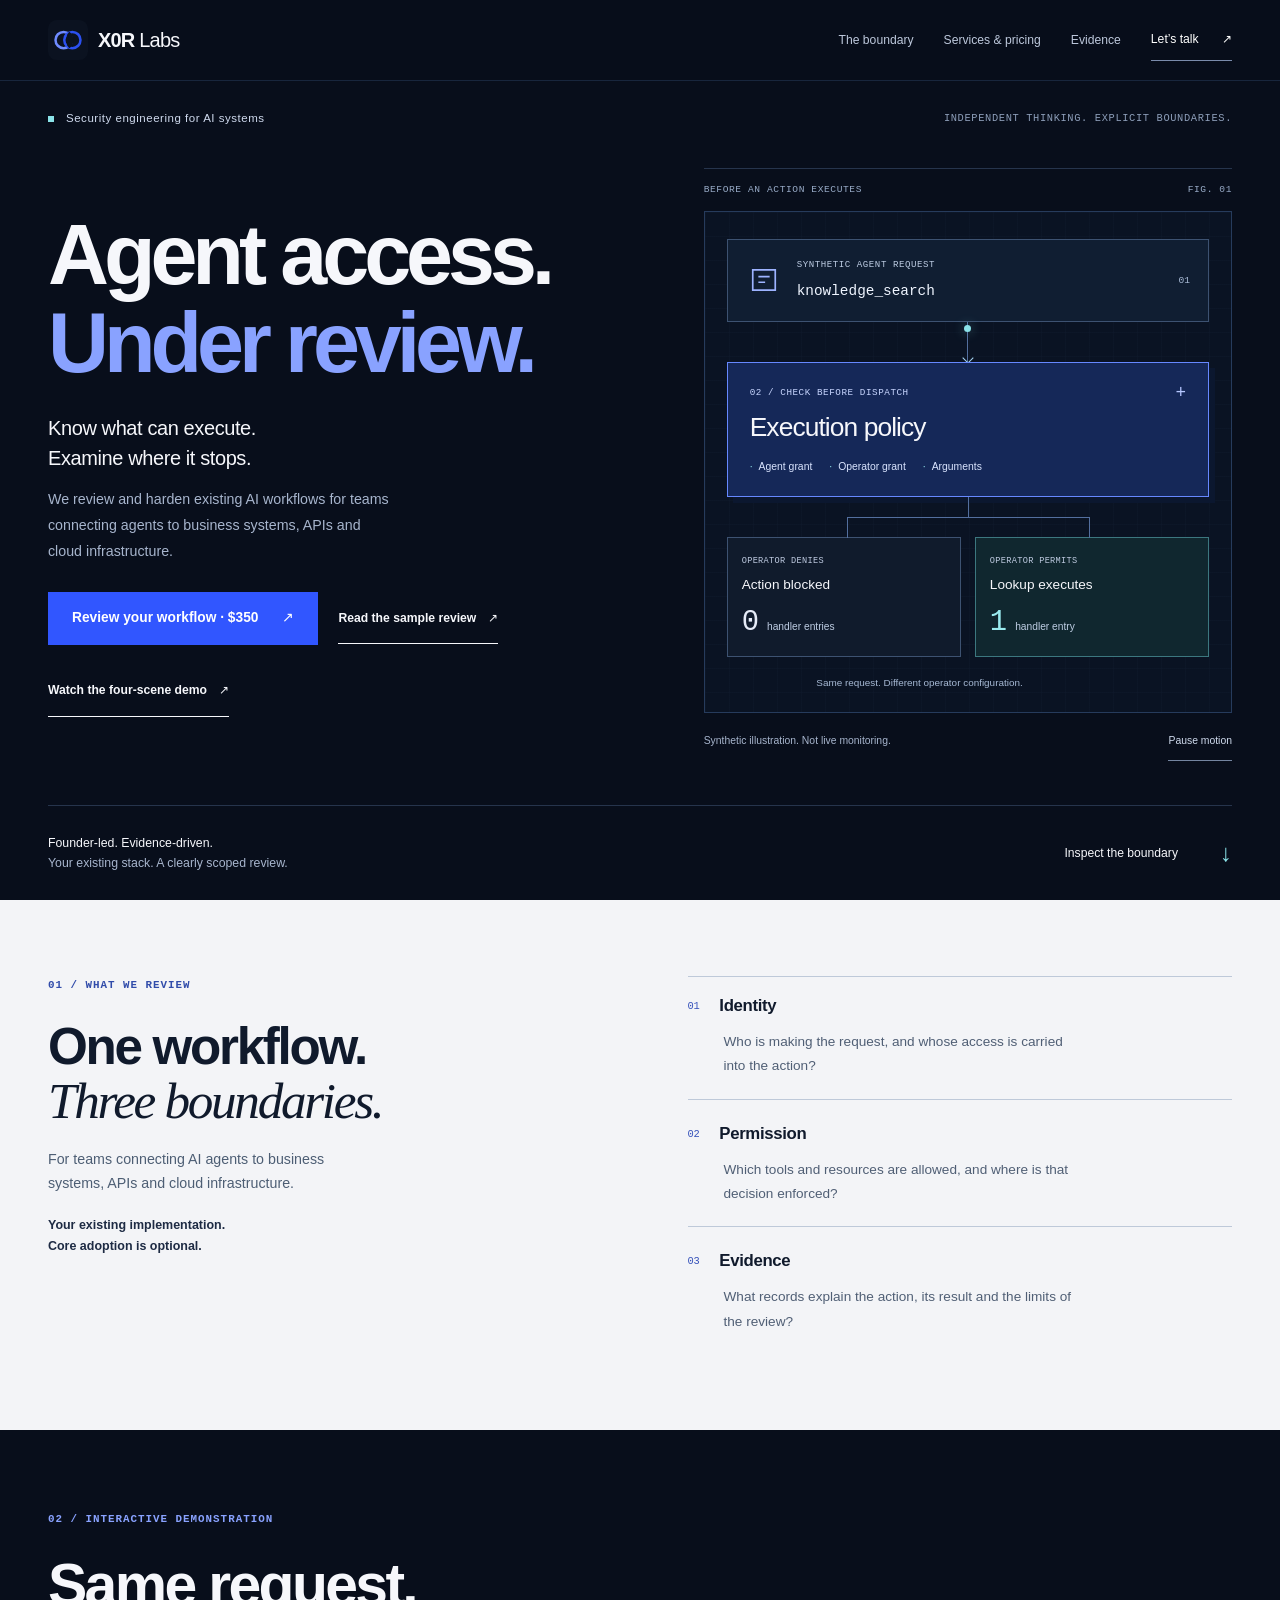
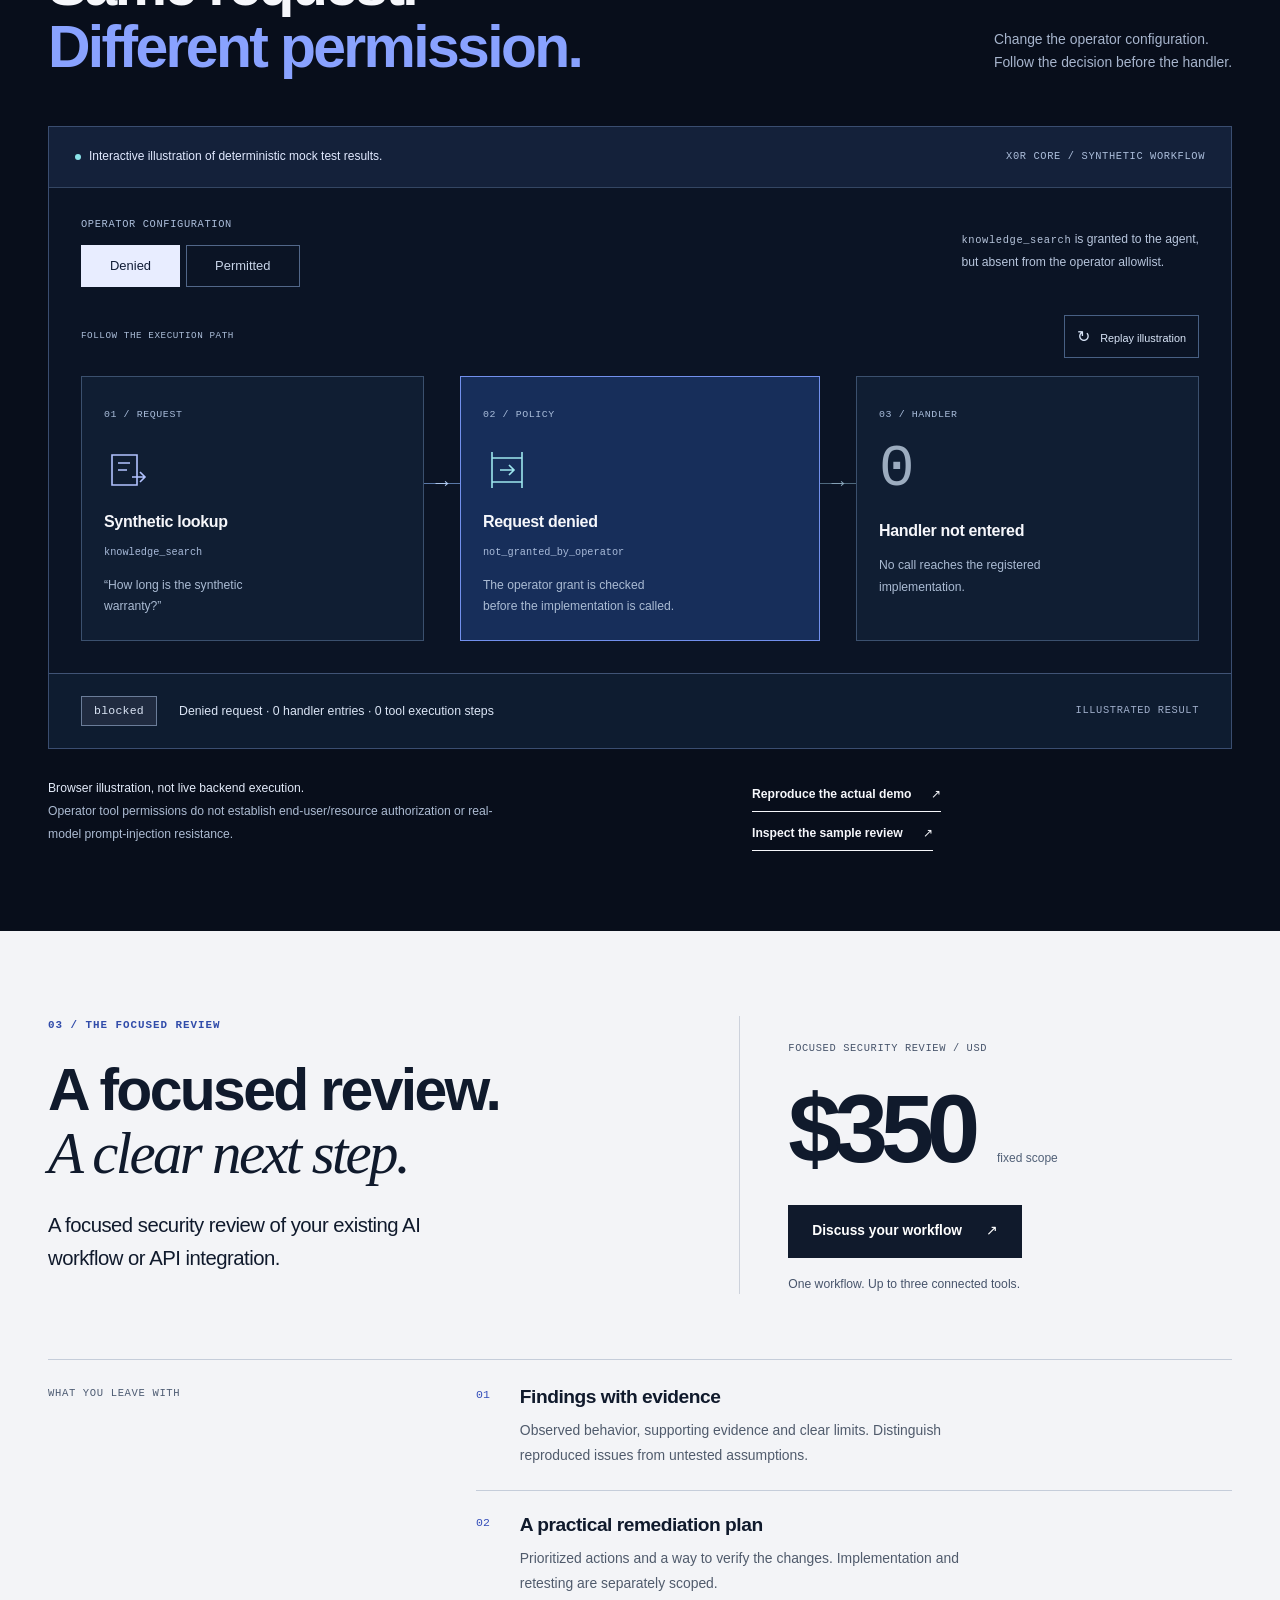
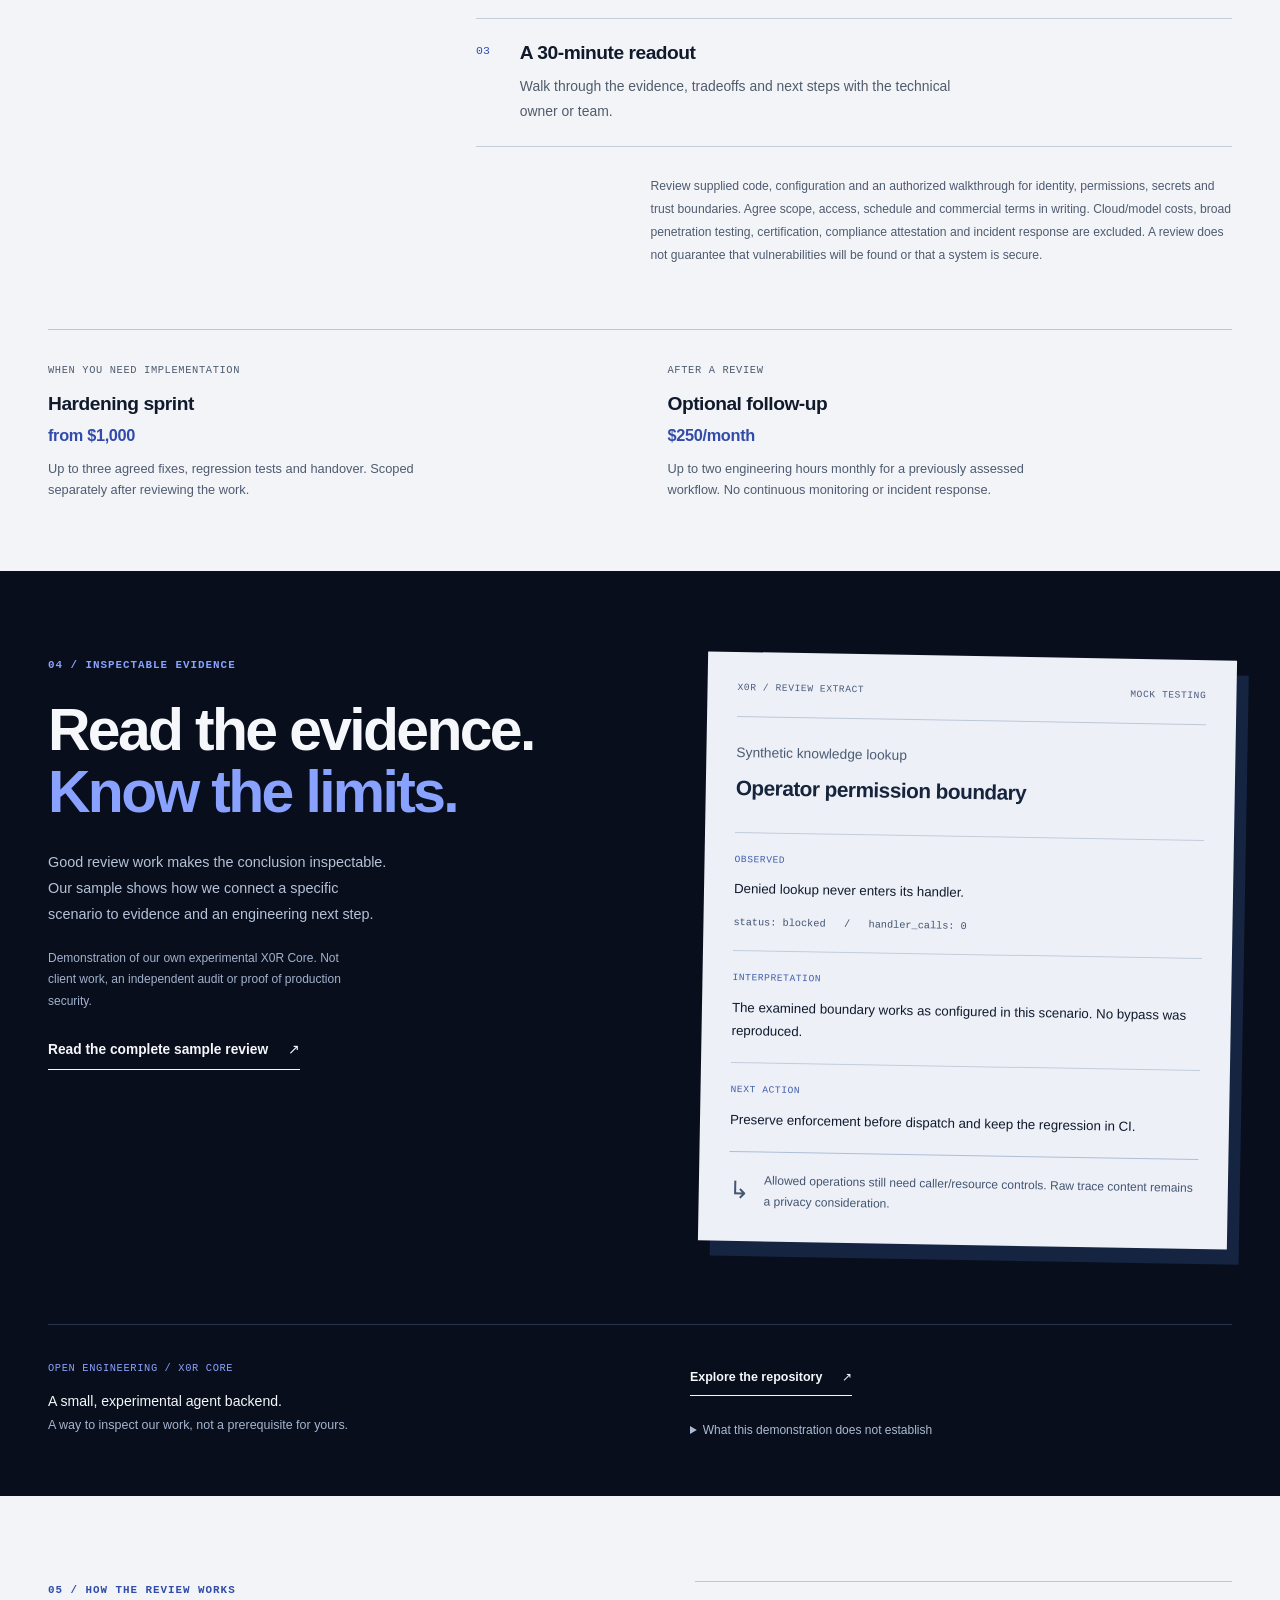
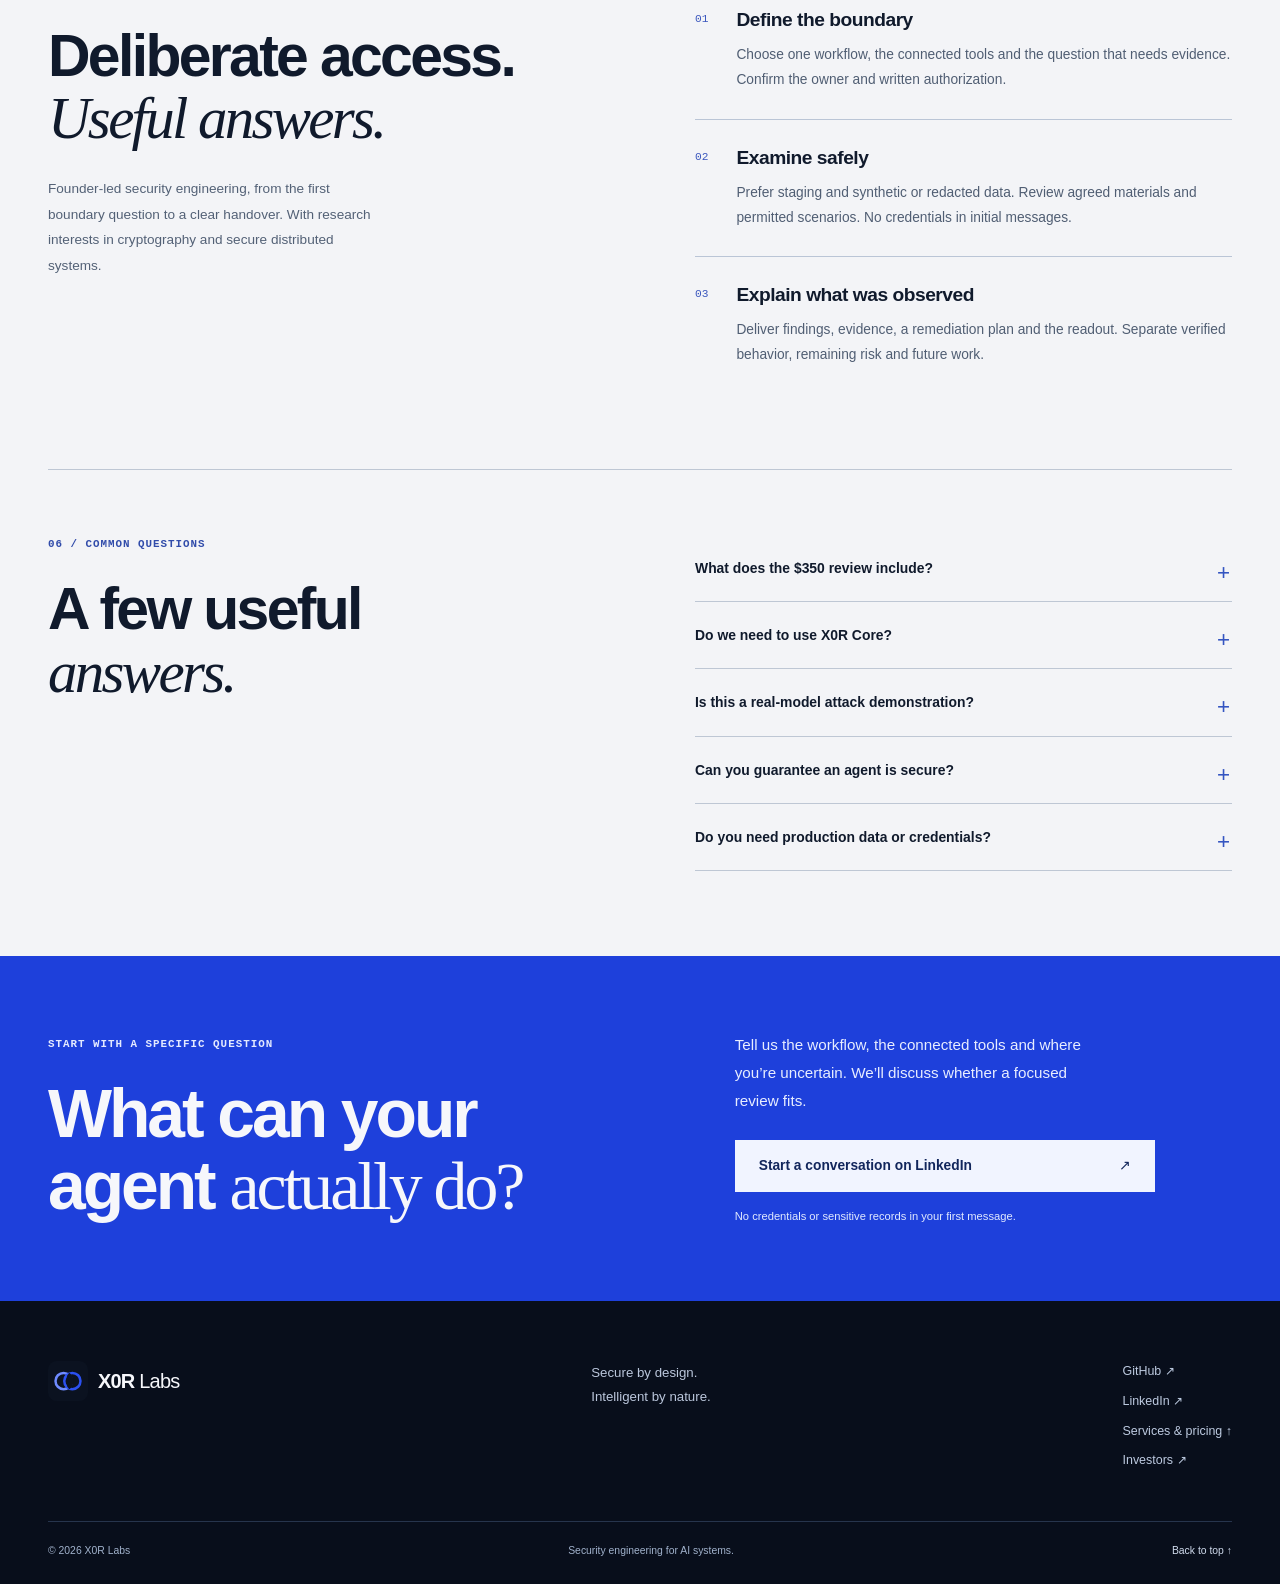
<file: index.html>
<!doctype html>
<html lang="en">
  <head>
    <meta charset="utf-8" />
    <meta name="viewport" content="width=device-width, initial-scale=1" />
    <title>X0R Labs — Security engineering for AI systems</title>
    <meta
      name="description"
      content="Founder-led security engineering for AI agents, APIs and cloud deployments. Review one existing workflow from $350, with evidence and a practical remediation plan."
    />
    <meta name="theme-color" content="#080e1b" />
    <link rel="canonical" href="https://x0r-labs.github.io/site/" />
    <link rel="icon" href="favicon.svg" type="image/svg+xml" />
    <link rel="stylesheet" href="styles.css" />
    <script src="site.js" defer></script>
    <meta property="og:type" content="website" />
    <meta
      property="og:title"
      content="X0R Labs — Security engineering for AI systems"
    />
    <meta
      property="og:description"
      content="Agents act. Boundaries matter. Focused security reviews of existing AI workflows from $350, with inspectable demonstration evidence."
    />
    <meta property="og:url" content="https://x0r-labs.github.io/site/" />
    <meta
      property="og:image"
      content="https://x0r-labs.github.io/site/social-preview.png"
    />
    <meta property="og:image:width" content="1200" />
    <meta property="og:image:height" content="630" />
    <meta
      property="og:image:alt"
      content="X0R Labs — Security engineering for AI systems. Secure by design. Intelligent by nature."
    />
    <meta name="twitter:card" content="summary_large_image" />
    <script type="application/ld+json">
      {
        "@context": "https://schema.org",
        "@type": "Organization",
        "name": "X0R Labs",
        "url": "https://x0r-labs.github.io/site/",
        "logo": "https://x0r-labs.github.io/site/favicon.svg",
        "description": "Founder-led security engineering for AI systems, APIs and cloud deployments.",
        "sameAs": [
          "https://github.com/X0R-labs",
          "https://www.linkedin.com/company/x0r-labs/"
        ]
      }
    </script>
  </head>
  <body>
    <a class="skip-link" href="#main">Skip to content</a>
    <header class="site-header">
      <div class="container header-inner">
        <a class="brand" href="#top" aria-label="X0R Labs home"
          ><img src="favicon.svg" alt="" width="40" height="40" /><span
            >X0R<span class="brand-light"> Labs</span></span
          ></a
        >
        <button
          class="nav__toggle"
          type="button"
          aria-label="Toggle menu"
          aria-controls="nav"
          aria-expanded="false"
          hidden
        >
          <span aria-hidden="true">☰</span>
        </button>
        <nav id="nav" class="nav" aria-label="Main">
          <a href="#demo">The boundary</a
          ><a href="#services">Services &amp; pricing</a
          ><a href="#evidence">Evidence</a
          ><a class="nav-contact" href="#contact"
            >Let’s talk <span aria-hidden="true">↗</span></a
          >
        </nav>
      </div>
    </header>
    <main id="main" tabindex="-1">
      <section class="hero" id="top" aria-labelledby="hero-heading">
        <div class="container">
          <div class="hero-kicker">
            <span class="eyebrow">Security engineering for AI systems</span
            ><span class="mono hero-index"
              >INDEPENDENT THINKING. EXPLICIT BOUNDARIES.</span
            >
          </div>
          <div class="hero-grid">
            <div class="hero-copy">
              <h1 id="hero-heading">
                Agent access.<br /><span>Under review.</span>
              </h1>
              <p class="hero-lead">
                Know what can execute.<br />Examine where it stops.
              </p>
              <p class="hero-support">
                We review and harden existing AI workflows for teams connecting
                agents to business systems, APIs and cloud infrastructure.
              </p>
              <div class="hero-actions">
                <a class="btn btn-primary" href="#services"
                  >Review your workflow · $350
                  <span aria-hidden="true">↗</span></a
                ><a
                  class="text-link"
                  href="https://github.com/X0R-labs/core/blob/8538e2dbb331ce0844837f81959eb3917ec60710/docs/SAMPLE-SECURITY-REVIEW.md"
                  >Read the sample review <span aria-hidden="true">↗</span></a
                ><a class="text-link" href="micro-demo.html">Watch the four-scene demo <span aria-hidden="true">↗</span></a
                >
              </div>
            </div>
            <figure
              class="gate-figure system-map motion"
              aria-labelledby="gate-caption"
            >
              <div class="figure-top mono">
                <span>BEFORE AN ACTION EXECUTES</span><span>FIG. 01</span>
              </div>
              <div class="map-canvas">
                <div class="map-request">
                  <span class="map-icon" aria-hidden="true"
                    ><svg viewBox="0 0 32 32">
                      <path d="M6 7h20v18H6zM11 13h10M11 18h6" /></svg
                  ></span>
                  <div>
                    <span class="small-label">SYNTHETIC AGENT REQUEST</span
                    ><code>knowledge_search</code>
                  </div>
                  <span class="map-step" aria-hidden="true">01</span>
                </div>
                <div class="map-connection" aria-hidden="true">
                  <span class="request-packet"></span>
                </div>
                <div class="map-policy">
                  <div class="map-policy-top">
                    <span class="small-label">02 / CHECK BEFORE DISPATCH</span
                    ><span class="map-cross" aria-hidden="true">+</span>
                  </div>
                  <h3>Execution policy</h3>
                  <ul aria-label="Policy checks">
                    <li>Agent grant</li>
                    <li>Operator grant</li>
                    <li>Arguments</li>
                  </ul>
                </div>
                <div class="map-branches">
                  <div class="map-outcome map-denied">
                    <span class="small-label">OPERATOR DENIES</span
                    ><strong>Action blocked</strong
                    ><span class="map-count"><b>0</b> handler entries</span>
                  </div>
                  <div class="map-outcome map-permitted">
                    <span class="small-label">OPERATOR PERMITS</span
                    ><strong>Lookup executes</strong
                    ><span class="map-count"><b>1</b> handler entry</span>
                  </div>
                </div>
                <p class="map-footnote">
                  Same request. Different operator configuration.
                </p>
              </div>
              <figcaption id="gate-caption">
                <span>Synthetic illustration. Not live monitoring.</span
                ><button
                  id="motion-toggle"
                  class="motion-toggle"
                  type="button"
                  aria-pressed="false"
                  hidden
                >
                  Pause motion
                </button>
              </figcaption>
            </figure>
          </div>
          <div class="hero-bottom">
            <p>
              Founder-led. Evidence-driven.<br /><span
                >Your existing stack. A clearly scoped review.</span
              >
            </p>
            <a href="#demo" class="down-link"
              >Inspect the boundary <span aria-hidden="true">↓</span></a
            >
          </div>
        </div>
      </section>
      <section
        class="fit section-light"
        id="practice"
        aria-labelledby="fit-heading"
      >
        <div class="container fit-grid">
          <div>
            <span class="section-label">01 / WHAT WE REVIEW</span>
            <h2 id="fit-heading">
              One workflow.<br /><em>Three boundaries.</em>
            </h2>
            <p class="fit-intro">
              For teams connecting AI agents to business systems, APIs and cloud
              infrastructure.
            </p>
            <p class="fit-note">
              <strong
                >Your existing implementation.<br />Core adoption is
                optional.</strong
              >
            </p>
          </div>
          <dl class="boundary-list">
            <div>
              <dt><span>01</span>Identity</dt>
              <dd>
                Who is making the request, and whose access is carried into the
                action?
              </dd>
            </div>
            <div>
              <dt><span>02</span>Permission</dt>
              <dd>
                Which tools and resources are allowed, and where is that
                decision enforced?
              </dd>
            </div>
            <div>
              <dt><span>03</span>Evidence</dt>
              <dd>
                What records explain the action, its result and the limits of
                the review?
              </dd>
            </div>
          </dl>
        </div>
      </section>
      <section class="demo-section" id="demo" aria-labelledby="demo-heading">
        <div class="container">
          <div class="section-heading">
            <div>
              <span class="section-label">02 / INTERACTIVE DEMONSTRATION</span>
              <h2 id="demo-heading">
                Same request.<br /><span class="blue-text"
                  >Different permission.</span
                >
              </h2>
            </div>
            <p>
              Change the operator configuration.<br />Follow the decision before
              the handler.
            </p>
          </div>
          <div class="demo motion" data-state="denied">
            <div class="demo-top">
              <p class="demo-label">
                <span class="signal-dot" aria-hidden="true"></span>Interactive
                illustration of deterministic mock test results.
              </p>
              <span class="mono">X0R CORE / SYNTHETIC WORKFLOW</span>
            </div>
            <div class="demo-controls">
              <div>
                <span class="small-label">OPERATOR CONFIGURATION</span>
                <fieldset id="policy-controls" disabled>
                  <legend class="sr-only">Operator tool permission</legend>
                  <label
                    ><input
                      type="radio"
                      name="policy"
                      value="denied"
                      checked
                    /><span>Denied</span></label
                  ><label
                    ><input type="radio" name="policy" value="permitted" /><span
                      >Permitted</span
                    ></label
                  >
                </fieldset>
              </div>
              <p id="configuration">
                <span class="mono">knowledge_search</span> is granted to the
                agent,<br />but absent from the operator allowlist.
              </p>
            </div>
            <div class="sequence-toolbar">
              <span class="small-label">FOLLOW THE EXECUTION PATH</span
              ><button
                id="replay-sequence"
                class="replay-sequence"
                type="button"
                hidden
              >
                <span aria-hidden="true">↻</span> Replay illustration
              </button>
            </div>
            <ol
              class="execution-path"
              aria-label="Illustrated execution sequence"
            >
              <li class="path-request">
                <span class="step-number">01 / REQUEST</span
                ><span class="path-symbol" aria-hidden="true"
                  ><svg viewBox="0 0 48 48">
                    <path
                      d="M8 9h25v30H8zM14 17h12M14 24h9M28 31h13M36 26l5 5-5 5"
                    /></svg
                ></span>
                <h3>Synthetic lookup</h3>
                <code>knowledge_search</code>
                <p>“How long is the synthetic warranty?”</p>
              </li>
              <li class="path-policy">
                <span class="step-number">02 / POLICY</span
                ><span class="path-symbol" aria-hidden="true"
                  ><svg viewBox="0 0 48 48">
                    <path
                      d="M9 6v36M39 6v36M9 12h30M9 36h30M17 24h14M26 19l5 5-5 5"
                    /></svg
                ></span>
                <h3 id="decision-title">Request denied</h3>
                <code id="decision-reason">not_granted_by_operator</code>
                <p>
                  The operator grant is checked before the implementation is
                  called.
                </p>
              </li>
              <li class="path-handler">
                <span class="step-number">03 / HANDLER</span
                ><span id="entry-count" class="entry-count" aria-hidden="true"
                  >0</span
                >
                <h3 id="handler-title">Handler not entered</h3>
                <p id="handler-detail">
                  No call reaches the registered implementation.
                </p>
              </li>
            </ol>
            <div
              class="demo-result"
              role="status"
              aria-live="polite"
              aria-atomic="true"
            >
              <span id="status-badge" class="status-badge">blocked</span>
              <p id="result-text">
                Denied request · 0 handler entries · 0 tool execution steps
              </p>
              <span class="mono result-note">ILLUSTRATED RESULT</span>
            </div>
            <noscript
              ><div class="no-script">
                <p>
                  Interactive controls require JavaScript. Both verified mock
                  outcomes:
                </p>
                <p>
                  Operator-denied: <strong>blocked, 0 handler entries</strong>.
                  Operator-permitted:
                  <strong>succeeded, 1 handler entry</strong>, answer contains
                  “24 months”.
                </p>
              </div></noscript
            >
          </div>
          <div class="demo-foot">
            <p>
              <strong>Browser illustration, not live backend execution.</strong>
              Operator tool permissions do not establish end-user/resource
              authorization or real-model prompt-injection resistance.
            </p>
            <div>
              <a
                class="text-link"
                href="https://github.com/X0R-labs/core/blob/8538e2dbb331ce0844837f81959eb3917ec60710/docs/SECURITY-REVIEW-DEMO.md"
                >Reproduce the actual demo <span aria-hidden="true">↗</span></a
              ><a
                class="text-link"
                href="https://github.com/X0R-labs/core/blob/8538e2dbb331ce0844837f81959eb3917ec60710/docs/SAMPLE-SECURITY-REVIEW.md"
                >Inspect the sample review <span aria-hidden="true">↗</span></a
              >
            </div>
          </div>
        </div>
      </section>
      <section
        class="services section-light"
        id="services"
        aria-labelledby="services-heading"
      >
        <div class="container">
          <div class="review-intro">
            <div>
              <span class="section-label">03 / THE FOCUSED REVIEW</span>
              <h2 id="services-heading">
                A focused review.<br /><em>A clear next step.</em>
              </h2>
              <p class="large-copy">
                A focused security review of your existing AI workflow or API
                integration.
              </p>
            </div>
            <div class="price-block">
              <span class="small-label">FOCUSED SECURITY REVIEW / USD</span>
              <p class="review-price">$350<span>fixed scope</span></p>
              <a class="btn btn-dark" href="#contact"
                >Discuss your workflow <span aria-hidden="true">↗</span></a
              >
              <p>One workflow. Up to three connected tools.</p>
            </div>
          </div>
          <div class="deliverables">
            <p class="deliverables-label">WHAT YOU LEAVE WITH</p>
            <ol>
              <li>
                <span>01</span>
                <div>
                  <h3>Findings with evidence</h3>
                  <p>
                    Observed behavior, supporting evidence and clear limits.
                    Distinguish reproduced issues from untested assumptions.
                  </p>
                </div>
              </li>
              <li>
                <span>02</span>
                <div>
                  <h3>A practical remediation plan</h3>
                  <p>
                    Prioritized actions and a way to verify the changes.
                    Implementation and retesting are separately scoped.
                  </p>
                </div>
              </li>
              <li>
                <span>03</span>
                <div>
                  <h3>A 30-minute readout</h3>
                  <p>
                    Walk through the evidence, tradeoffs and next steps with the
                    technical owner or team.
                  </p>
                </div>
              </li>
            </ol>
          </div>
          <p class="scope-note">
            Review supplied code, configuration and an authorized walkthrough
            for identity, permissions, secrets and trust boundaries. Agree
            scope, access, schedule and commercial terms in writing. Cloud/model
            costs, broad penetration testing, certification, compliance
            attestation and incident response are excluded. A review does not
            guarantee that vulnerabilities will be found or that a system is
            secure.
          </p>
          <div class="follow-on">
            <div>
              <span class="small-label">WHEN YOU NEED IMPLEMENTATION</span>
              <h3>Hardening sprint <span>from $1,000</span></h3>
              <p>
                Up to three agreed fixes, regression tests and handover. Scoped
                separately after reviewing the work.
              </p>
            </div>
            <div>
              <span class="small-label">AFTER A REVIEW</span>
              <h3>Optional follow-up <span>$250/month</span></h3>
              <p>
                Up to two engineering hours monthly for a previously assessed
                workflow. No continuous monitoring or incident response.
              </p>
            </div>
          </div>
        </div>
      </section>
      <section
        class="evidence-section"
        id="evidence"
        aria-labelledby="evidence-heading"
      >
        <div class="container evidence-grid">
          <div class="evidence-copy">
            <span class="section-label">04 / INSPECTABLE EVIDENCE</span>
            <h2 id="evidence-heading">
              Read the evidence.<br /><span class="blue-text"
                >Know the limits.</span
              >
            </h2>
            <p>
              Good review work makes the conclusion inspectable. Our sample
              shows how we connect a specific scenario to evidence and an
              engineering next step.
            </p>
            <p class="evidence-disclaimer">
              Demonstration of our own experimental X0R Core. Not client work,
              an independent audit or proof of production security.
            </p>
            <a
              class="text-link"
              href="https://github.com/X0R-labs/core/blob/8538e2dbb331ce0844837f81959eb3917ec60710/docs/SAMPLE-SECURITY-REVIEW.md"
              >Read the complete sample review
              <span aria-hidden="true">↗</span></a
            >
          </div>
          <article
            class="report-preview reveal"
            aria-label="Sample review observations"
          >
            <div class="report-header mono">
              <span>X0R / REVIEW EXTRACT</span><span>MOCK TESTING</span>
            </div>
            <p class="report-subtitle">
              Synthetic knowledge lookup<br /><strong
                >Operator permission boundary</strong
              >
            </p>
            <dl>
              <div>
                <dt>OBSERVED</dt>
                <dd>
                  Denied lookup never enters its handler.<span
                    class="report-code"
                    >status: blocked &nbsp; / &nbsp; handler_calls: 0</span
                  >
                </dd>
              </div>
              <div>
                <dt>INTERPRETATION</dt>
                <dd>
                  The examined boundary works as configured in this scenario. No
                  bypass was reproduced.
                </dd>
              </div>
              <div>
                <dt>NEXT ACTION</dt>
                <dd>
                  Preserve enforcement before dispatch and keep the regression
                  in CI.
                </dd>
              </div>
            </dl>
            <div class="report-limit">
              <span aria-hidden="true">↳</span>
              <p>
                Allowed operations still need caller/resource controls. Raw
                trace content remains a privacy consideration.
              </p>
            </div>
          </article>
        </div>
        <div class="container core-strip" id="product">
          <div>
            <span class="small-label">OPEN ENGINEERING / X0R CORE</span>
            <p>
              A small, experimental agent backend.<br /><span
                >A way to inspect our work, not a prerequisite for yours.</span
              >
            </p>
          </div>
          <div>
            <a class="text-link" href="https://github.com/X0R-labs/core"
              >Explore the repository <span aria-hidden="true">↗</span></a
            >
            <details class="technical-limits">
              <summary>What this demonstration does not establish</summary>
              <p>
                Mock testing verifies specific execution behavior, not
                real-model attack resistance. Policy events are not
                tamper-evident; raw traces may contain sensitive content. Quotas
                are admission checks, not hard spend caps. HTTP destination
                validation is not bound to the actual connection. Calculator
                bounds are not process isolation.
              </p>
              <a
                href="https://github.com/X0R-labs/core/blob/8538e2dbb331ce0844837f81959eb3917ec60710/docs/SECURITY-MODEL.md"
                >Read the security model ↗</a
              >
            </details>
          </div>
        </div>
      </section>
      <section
        class="process-section section-light"
        id="process"
        aria-labelledby="process-heading"
      >
        <div class="container process-grid">
          <div>
            <span class="section-label">05 / HOW THE REVIEW WORKS</span>
            <h2 id="process-heading">
              Deliberate access.<br /><em>Useful answers.</em>
            </h2>
            <p class="process-intro">
              Founder-led security engineering, from the first boundary question
              to a clear handover. With research interests in cryptography and
              secure distributed systems.
            </p>
          </div>
          <ol class="process-list">
            <li>
              <span>01</span>
              <div>
                <h3>Define the boundary</h3>
                <p>
                  Choose one workflow, the connected tools and the question that
                  needs evidence. Confirm the owner and written authorization.
                </p>
              </div>
            </li>
            <li>
              <span>02</span>
              <div>
                <h3>Examine safely</h3>
                <p>
                  Prefer staging and synthetic or redacted data. Review agreed
                  materials and permitted scenarios. No credentials in initial
                  messages.
                </p>
              </div>
            </li>
            <li>
              <span>03</span>
              <div>
                <h3>Explain what was observed</h3>
                <p>
                  Deliver findings, evidence, a remediation plan and the
                  readout. Separate verified behavior, remaining risk and future
                  work.
                </p>
              </div>
            </li>
          </ol>
        </div>
      </section>
      <section
        class="faq-section section-light"
        id="faq"
        aria-labelledby="faq-heading"
      >
        <div class="container faq-grid">
          <div>
            <span class="section-label">06 / COMMON QUESTIONS</span>
            <h2 id="faq-heading">A few useful<br /><em>answers.</em></h2>
          </div>
          <div class="faq">
            <details>
              <summary>What does the $350 review include?</summary>
              <p>
                One workflow, up to three connected tools, findings with
                supporting evidence, a written remediation plan and a 30-minute
                readout. Agree the materials, authorized testing and scope
                before starting. Implementation and retesting are separate.
              </p>
            </details>
            <details>
              <summary>Do we need to use X0R Core?</summary>
              <p>
                No. We review your existing implementation. Core is our
                experimental open-source engineering project and a way to show
                reproducible work.
              </p>
            </details>
            <details>
              <summary>Is this a real-model attack demonstration?</summary>
              <p>
                No. The website illustrates deterministic mock test results from
                a synthetic workflow. It does not run a backend or test a real
                model. Use the reproduction link to run the actual offline demo
                yourself.
              </p>
            </details>
            <details>
              <summary>Can you guarantee an agent is secure?</summary>
              <p>
                No. A review reports the scenarios examined, evidence observed
                and limits of the assessment. Operator tool grants are not
                end-user authorization, and this demonstration does not
                establish prompt-injection resistance.
              </p>
            </details>
            <details>
              <summary>Do you need production data or credentials?</summary>
              <p>
                Prefer staging, synthetic data and redacted materials. Agree
                access and testing boundaries in writing. Never send passwords,
                API keys or private customer records in an initial message.
              </p>
            </details>
          </div>
        </div>
      </section>
      <section
        class="contact-section"
        id="contact"
        aria-labelledby="contact-heading"
      >
        <div class="container">
          <div class="cta">
            <div>
              <span class="section-label">START WITH A SPECIFIC QUESTION</span>
              <h2 id="contact-heading">
                What can your<br />agent <span>actually do?</span>
              </h2>
            </div>
            <div class="cta__actions">
              <p>
                Tell us the workflow, the connected tools and where you’re
                uncertain. We’ll discuss whether a focused review fits.
              </p>
              <a
                class="btn btn-primary"
                href="https://www.linkedin.com/company/x0r-labs/"
                >Start a conversation on LinkedIn
                <span aria-hidden="true">↗</span></a
              ><span class="contact-note"
                >No credentials or sensitive records in your first
                message.</span
              >
            </div>
          </div>
        </div>
      </section>
    </main>
    <footer class="site-footer">
      <div class="container">
        <div class="footer-top">
          <a class="brand" href="#top" aria-label="X0R Labs home"
            ><img src="favicon.svg" alt="" width="40" height="40" /><span
              >X0R<span class="brand-light"> Labs</span></span
            ></a
          >
          <p>Secure by design.<br />Intelligent by nature.</p>
          <nav aria-label="Footer">
            <a href="https://github.com/X0R-labs">GitHub ↗</a
            ><a href="https://www.linkedin.com/company/x0r-labs/">LinkedIn ↗</a
            ><a href="#services">Services &amp; pricing ↑</a
            ><a href="investors.html">Investors ↗</a>
          </nav>
        </div>
        <div class="footer-bottom">
          <span>© 2026 X0R Labs</span
          ><span>Security engineering for AI systems.</span
          ><a href="#top">Back to top ↑</a>
        </div>
      </div>
    </footer>
  </body>
</html>
</file>
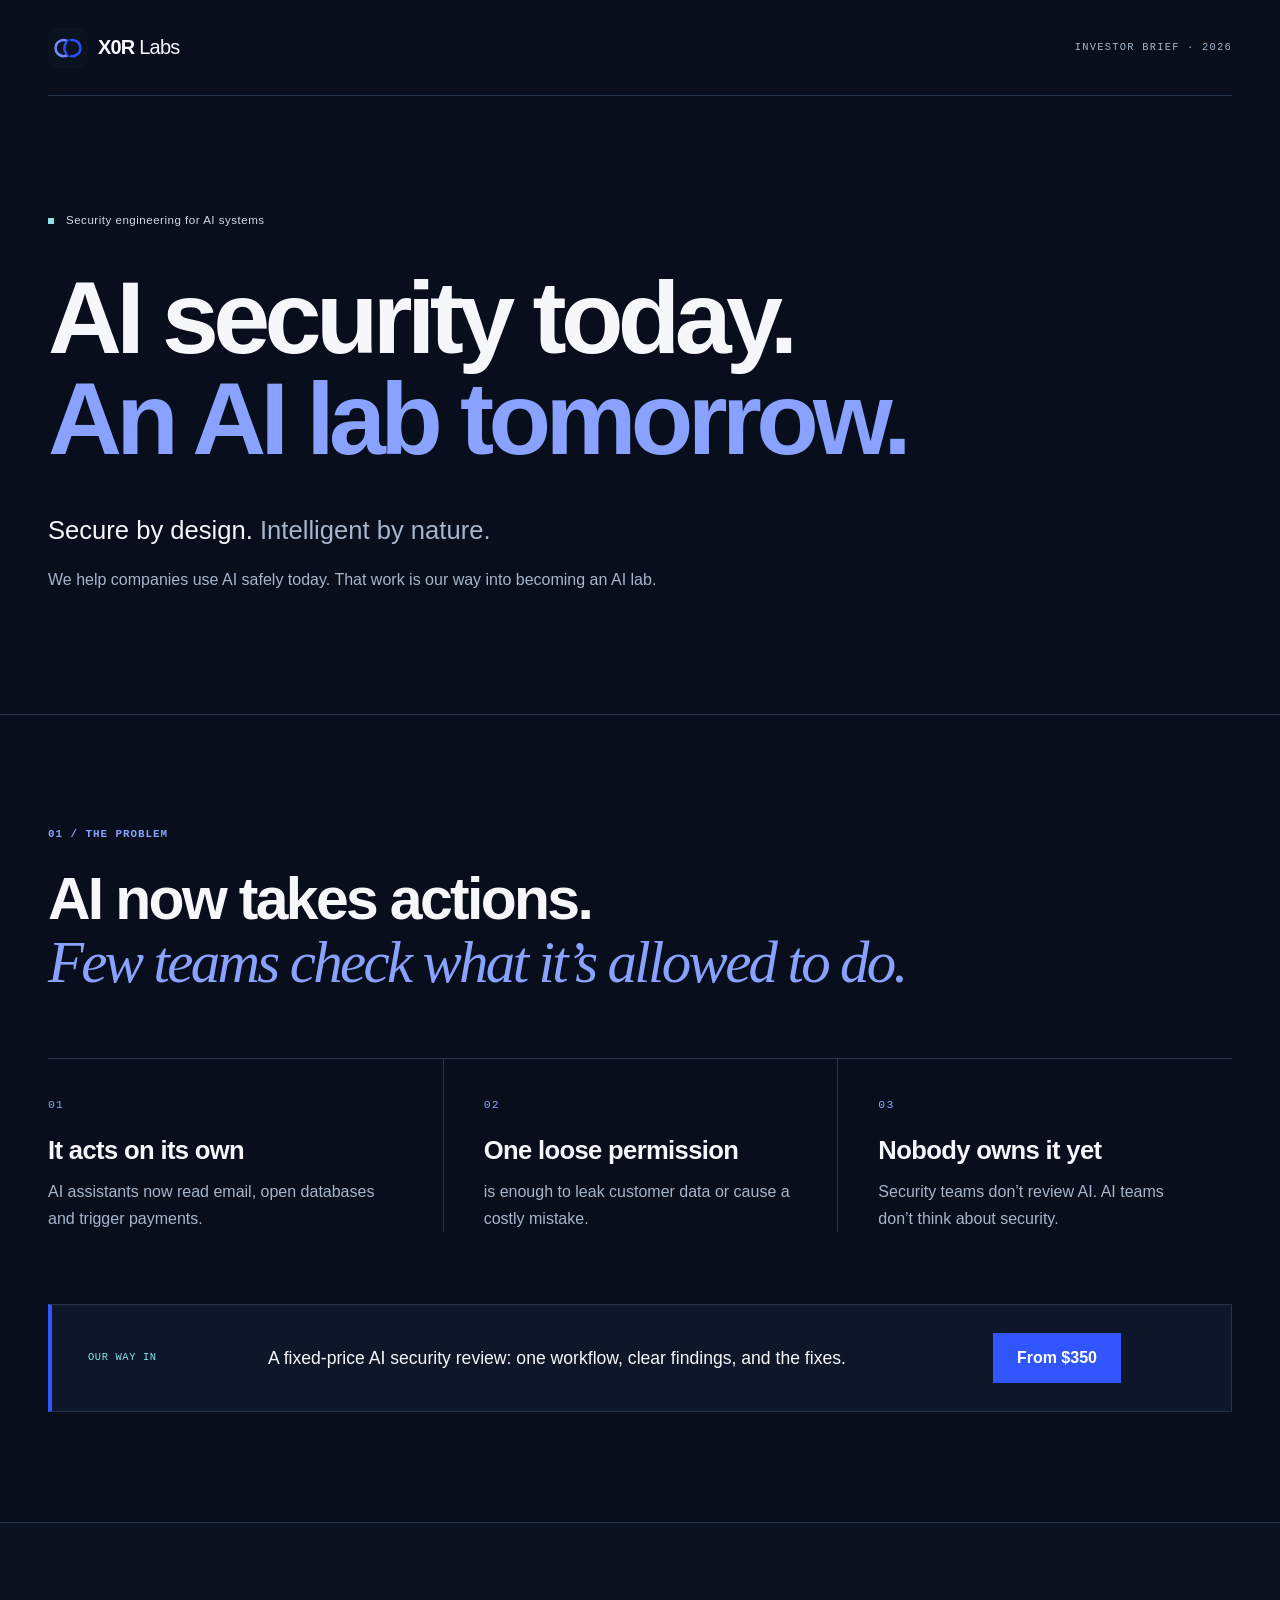
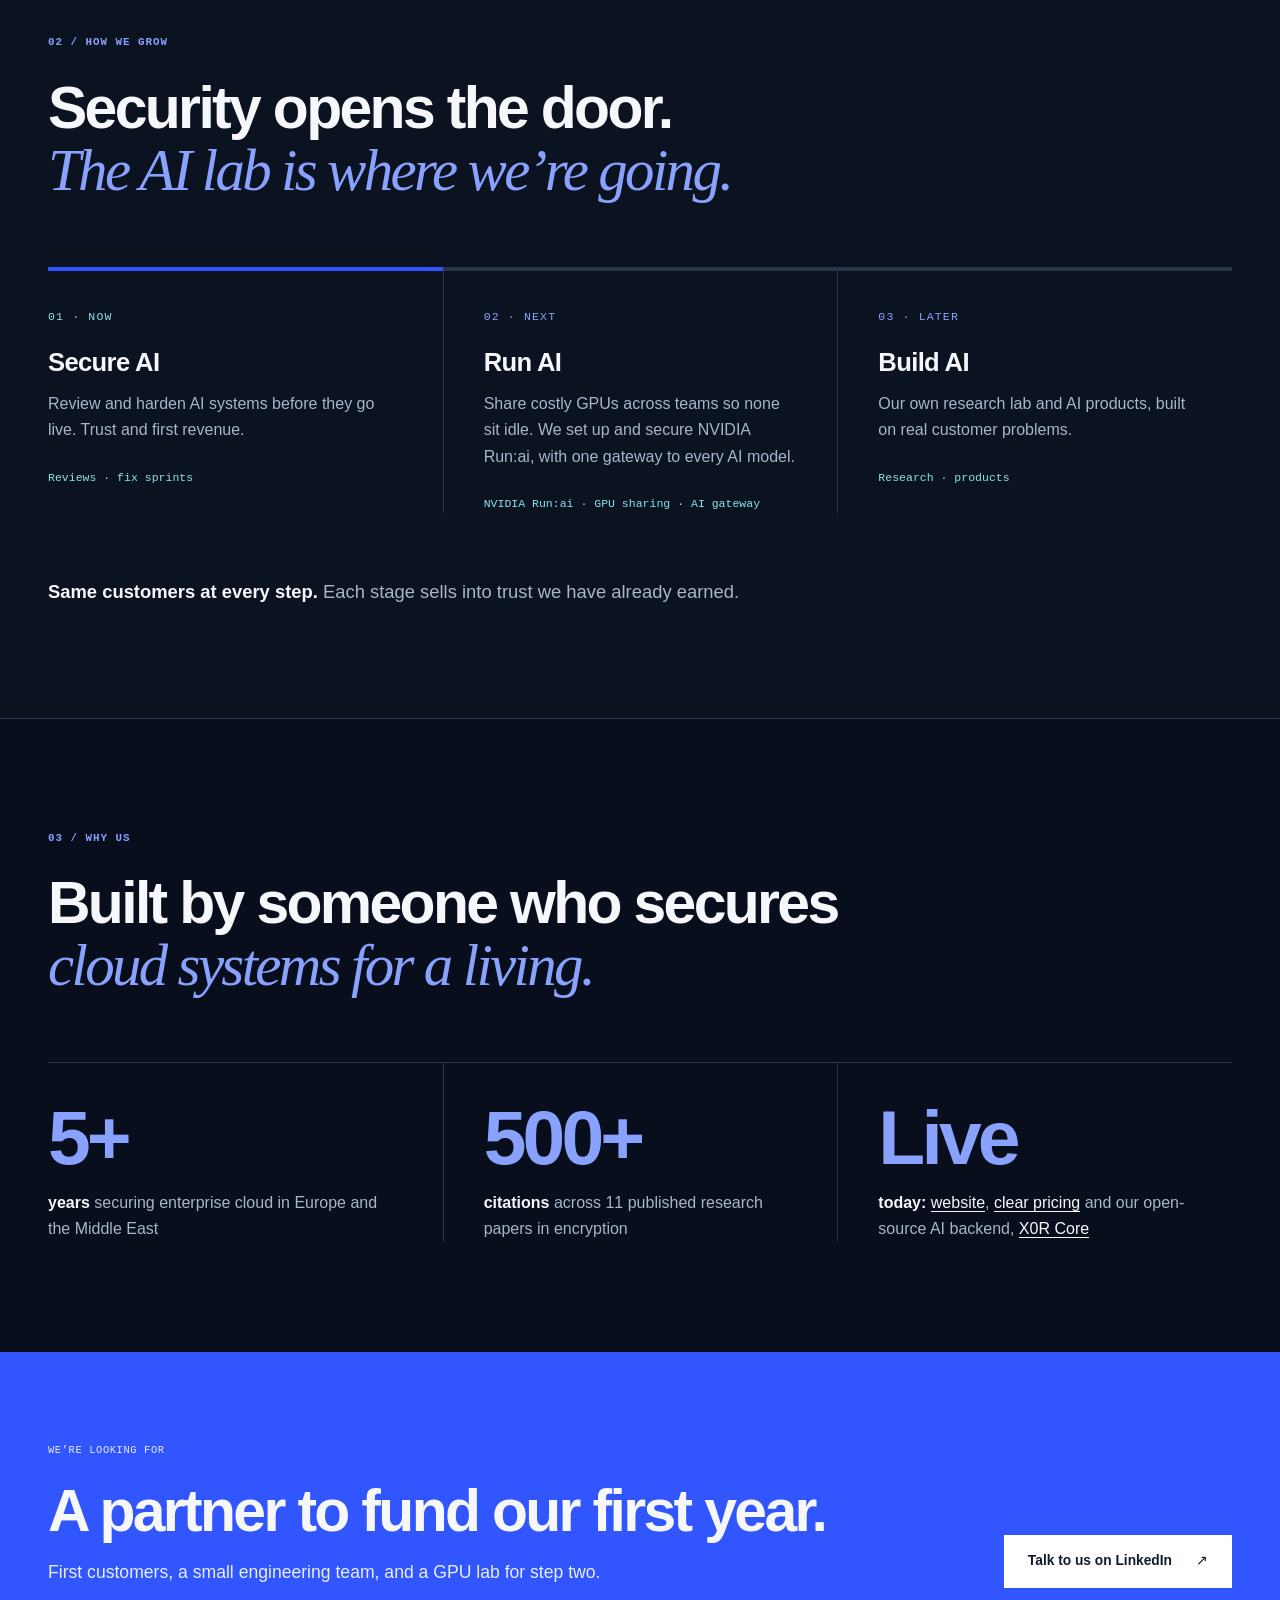
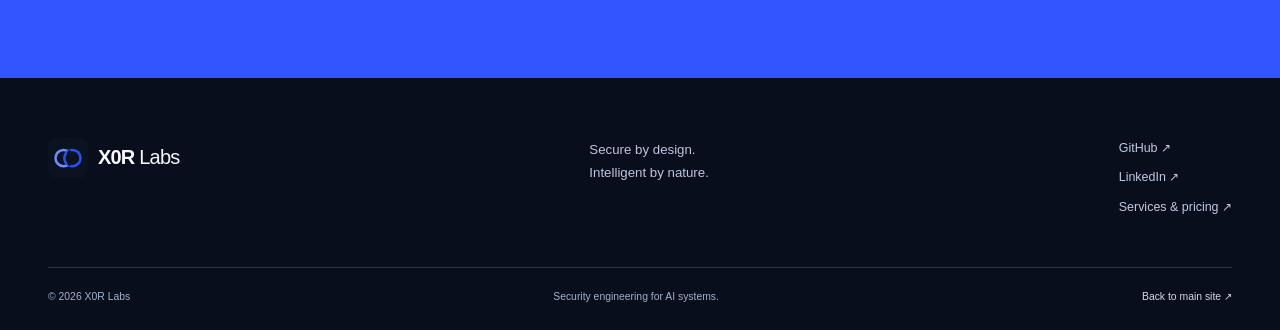
<file: investors.html>
<!doctype html>
<html lang="en">
  <head>
    <meta charset="utf-8" />
    <meta name="viewport" content="width=device-width, initial-scale=1" />
    <title>Investor brief — X0R Labs</title>
    <meta
      name="description"
      content="X0R Labs investor brief: AI security today, an AI lab tomorrow. The problem, how we grow from security reviews into an AI lab, and why us."
    />
    <meta name="theme-color" content="#080e1b" />
    <link rel="canonical" href="https://x0r-labs.github.io/site/investors.html" />
    <link rel="icon" href="favicon.svg" type="image/svg+xml" />
    <link rel="stylesheet" href="styles.css" />
    <link rel="stylesheet" href="investors.css" />
    <meta property="og:type" content="website" />
    <meta property="og:title" content="Investor brief — X0R Labs" />
    <meta
      property="og:description"
      content="AI security today. An AI lab tomorrow."
    />
    <meta property="og:url" content="https://x0r-labs.github.io/site/investors.html" />
    <meta
      property="og:image"
      content="https://x0r-labs.github.io/site/social-preview.png"
    />
    <meta name="twitter:card" content="summary_large_image" />
  </head>
  <body class="ir">
    <a class="skip-link" href="#main">Skip to content</a>
    <header class="ir-header container">
      <a class="brand" href="./" aria-label="X0R Labs home"
        ><img src="favicon.svg" alt="" width="40" height="40" /><span
          >X0R<span class="brand-light"> Labs</span></span
        ></a
      >
      <span class="mono ir-tag">INVESTOR BRIEF · 2026</span>
    </header>
    <main id="main" tabindex="-1">
      <section class="ir-hero" aria-labelledby="ir-heading">
        <div class="container">
          <span class="eyebrow">Security engineering for AI systems</span>
          <h1 id="ir-heading">
            AI security today.<br /><span>An AI lab tomorrow.</span>
          </h1>
          <p class="ir-lead">
            Secure by design. <span>Intelligent by nature.</span>
          </p>
          <p class="ir-support">
            We help companies use AI safely today. That work is our way into
            becoming an AI lab.
          </p>
        </div>
      </section>

      <section class="ir-section" aria-labelledby="problem-heading">
        <div class="container">
          <span class="section-label">01 / THE PROBLEM</span>
          <h2 id="problem-heading">
            AI now takes actions.<br /><em>Few teams check what it’s allowed
              to do.</em>
          </h2>
          <ol class="ir-cols">
            <li>
              <span class="ir-num">01</span>
              <h3>It acts on its own</h3>
              <p>AI assistants now read email, open databases and trigger payments.</p>
            </li>
            <li>
              <span class="ir-num">02</span>
              <h3>One loose permission</h3>
              <p>is enough to leak customer data or cause a costly mistake.</p>
            </li>
            <li>
              <span class="ir-num">03</span>
              <h3>Nobody owns it yet</h3>
              <p>Security teams don’t review AI. AI teams don’t think about security.</p>
            </li>
          </ol>
          <div class="ir-offer">
            <span class="small-label">OUR WAY IN</span>
            <p>
              A fixed-price AI security review: one workflow, clear findings,
              and the fixes.
            </p>
            <a class="ir-price" href="./#services">From $350</a>
          </div>
        </div>
      </section>

      <section class="ir-section ir-alt" aria-labelledby="grow-heading">
        <div class="container">
          <span class="section-label">02 / HOW WE GROW</span>
          <h2 id="grow-heading">
            Security opens the door.<br /><em>The AI lab is where we’re
              going.</em>
          </h2>
          <ol class="ir-cols ir-stages">
            <li class="is-now">
              <span class="ir-num">01 · NOW</span>
              <h3>Secure AI</h3>
              <p>Review and harden AI systems before they go live. Trust and first revenue.</p>
              <span class="ir-eg">Reviews · fix sprints</span>
            </li>
            <li>
              <span class="ir-num">02 · NEXT</span>
              <h3>Run AI</h3>
              <p>
                Share costly GPUs across teams so none sit idle. We set up and
                secure NVIDIA Run:ai, with one gateway to every AI model.
              </p>
              <span class="ir-eg">NVIDIA Run:ai · GPU sharing · AI gateway</span>
            </li>
            <li>
              <span class="ir-num">03 · LATER</span>
              <h3>Build AI</h3>
              <p>Our own research lab and AI products, built on real customer problems.</p>
              <span class="ir-eg">Research · products</span>
            </li>
          </ol>
          <p class="ir-closer">
            <b>Same customers at every step.</b> Each stage sells into trust we
            have already earned.
          </p>
        </div>
      </section>

      <section class="ir-section" aria-labelledby="why-heading">
        <div class="container">
          <span class="section-label">03 / WHY US</span>
          <h2 id="why-heading">
            Built by someone who secures<br /><em>cloud systems for a
              living.</em>
          </h2>
          <ul class="ir-cols ir-figs">
            <li>
              <span class="ir-big">5+</span>
              <p><b>years</b> securing enterprise cloud in Europe and the Middle East</p>
            </li>
            <li>
              <span class="ir-big">500+</span>
              <p><b>citations</b> across 11 published research papers in encryption</p>
            </li>
            <li>
              <span class="ir-big">Live</span>
              <p>
                <b>today:</b> <a href="./">website</a>,
                <a href="./#services">clear pricing</a> and our open-source AI
                backend, <a href="https://github.com/X0R-labs/core">X0R Core</a>
              </p>
            </li>
          </ul>
        </div>
      </section>

      <section class="ir-ask" aria-labelledby="ask-heading">
        <div class="container ir-ask-inner">
          <div>
            <span class="small-label">WE’RE LOOKING FOR</span>
            <h2 id="ask-heading">A partner to fund our first year.</h2>
            <p>
              First customers, a small engineering team, and a GPU lab for step
              two.
            </p>
          </div>
          <a
            class="btn ir-btn"
            href="https://www.linkedin.com/company/x0r-labs/"
            >Talk to us on LinkedIn <span aria-hidden="true">↗</span></a
          >
        </div>
      </section>
    </main>
    <footer class="site-footer">
      <div class="container">
        <div class="footer-top">
          <a class="brand" href="./" aria-label="X0R Labs home"
            ><img src="favicon.svg" alt="" width="40" height="40" /><span
              >X0R<span class="brand-light"> Labs</span></span
            ></a
          >
          <p>Secure by design.<br />Intelligent by nature.</p>
          <nav aria-label="Footer">
            <a href="https://github.com/X0R-labs">GitHub ↗</a
            ><a href="https://www.linkedin.com/company/x0r-labs/">LinkedIn ↗</a
            ><a href="./#services">Services &amp; pricing ↗</a>
          </nav>
        </div>
        <div class="footer-bottom">
          <span>© 2026 X0R Labs</span
          ><span>Security engineering for AI systems.</span
          ><a href="./">Back to main site ↗</a>
        </div>
      </div>
    </footer>
  </body>
</html>
</file>
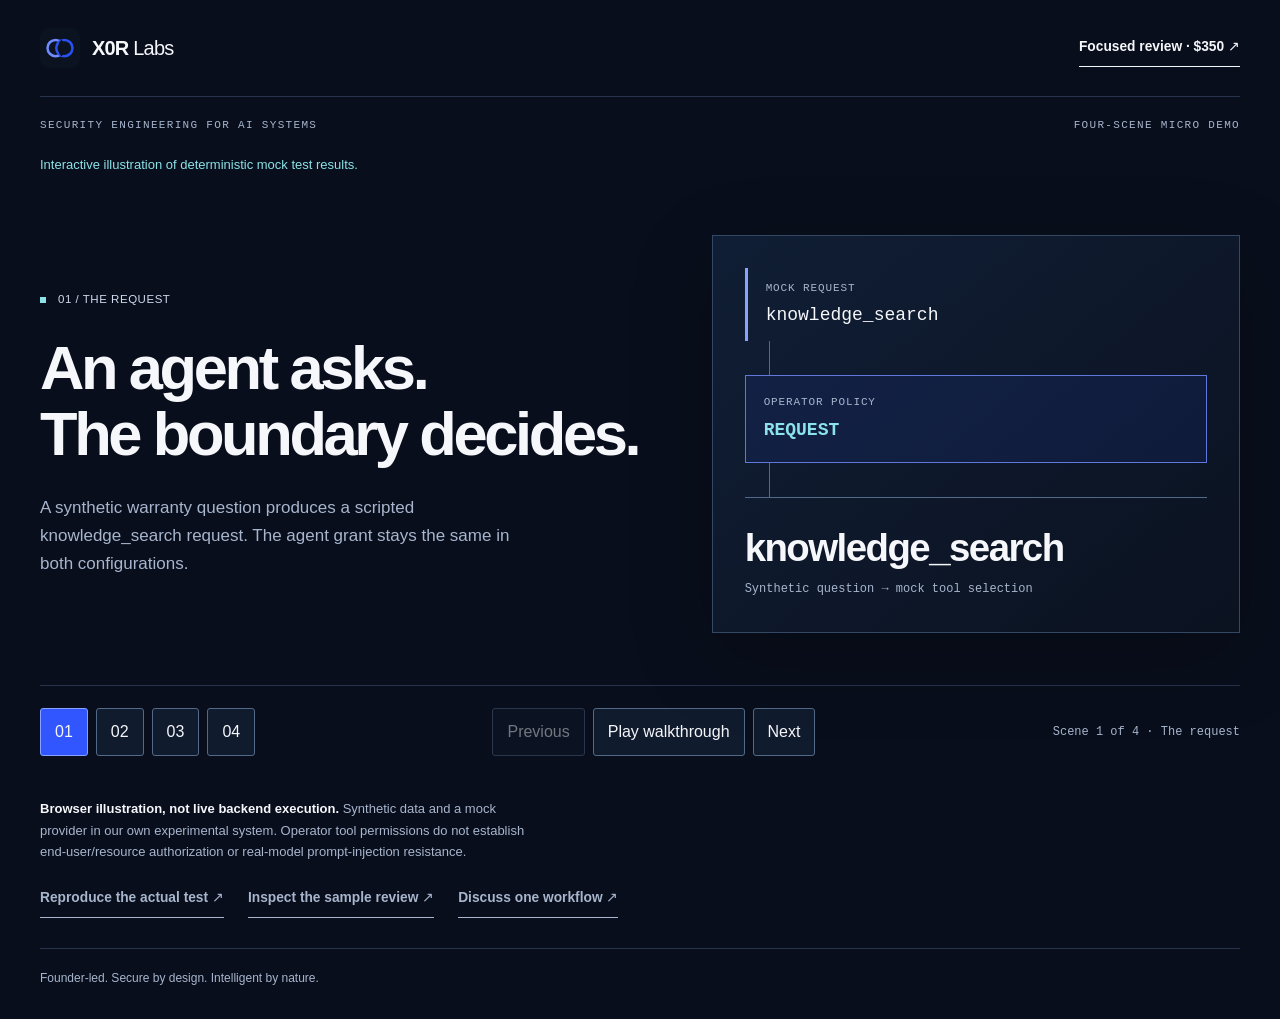
<file: micro-demo.html>
<!doctype html><html lang="en"><head><meta charset="utf-8"><meta name="viewport" content="width=device-width,initial-scale=1"><title>One request. Two boundaries. — X0R Labs</title><meta name="description" content="A four-scene illustration of deterministic mock tool-permission tests in experimental X0R Core."><meta name="theme-color" content="#080e1b"><link rel="canonical" href="https://x0r-labs.github.io/site/micro-demo.html"><meta property="og:type" content="website"><meta property="og:title" content="One request. Two boundaries. — X0R Labs"><meta property="og:description" content="Inspect the request, policy decision and handler-entry evidence in four scenes."><meta property="og:url" content="https://x0r-labs.github.io/site/micro-demo.html"><meta property="og:image" content="https://x0r-labs.github.io/site/social-preview.png"><link rel="icon" href="favicon.svg"><link rel="stylesheet" href="styles.css"><link rel="stylesheet" href="micro-demo.css"><script src="micro-demo.js" defer></script></head><body class="micro"><a class="skip-link" href="#presentation">Skip to presentation</a><header class="micro-header"><a class="brand" href="./"><img src="favicon.svg" width="40" height="40" alt=""><span>X0R<span class="brand-light"> Labs</span></span></a><a class="text-link" href="./#services">Focused review · $350 ↗</a></header><main id="presentation" tabindex="-1"><div class="intro-line"><span>SECURITY ENGINEERING FOR AI SYSTEMS</span><span>FOUR-SCENE MICRO DEMO</span></div><p class="illustration-label">Interactive illustration of deterministic mock test results.</p><div class="deck"><section class="scene" id="scene-1" data-state="request" aria-labelledby="title-1"><div class="scene-copy"><p class="eyebrow">01 / THE REQUEST</p><h1 id="title-1">An agent asks.<br>The boundary decides.</h1><p>A synthetic warranty question produces a scripted knowledge_search request. The agent grant stays the same in both configurations.</p></div><div class="apparatus" aria-label="Illustrated execution sequence"><div class="rail-node">MOCK REQUEST<code>knowledge_search</code></div><div class="wire" aria-hidden="true"><span></span></div><div class="rail-node policy">OPERATOR POLICY<strong>REQUEST</strong></div><div class="wire output-wire" aria-hidden="true"><span></span></div><div class="readout"><strong>knowledge_search</strong><span>Synthetic question → mock tool selection</span></div></div></section><section class="scene" id="scene-2" data-state="denied" aria-labelledby="title-2"><div class="scene-copy"><p class="eyebrow">02 / OPERATOR DENIED</p><h1 id="title-2">A denial must stop<br>before execution.</h1><p>The operator permits calculator only. The policy rejects knowledge_search before dispatch to its implementation.</p></div><div class="apparatus" aria-label="Illustrated execution sequence"><div class="rail-node">MOCK REQUEST<code>knowledge_search</code></div><div class="wire" aria-hidden="true"><span></span></div><div class="rail-node policy">OPERATOR POLICY<strong>BLOCKED</strong></div><div class="wire output-wire" aria-hidden="true"><span></span></div><div class="readout"><strong>0 handler entries</strong><span>not_granted_by_operator · 0 tool steps</span></div></div></section><section class="scene" id="scene-3" data-state="permitted" aria-labelledby="title-3"><div class="scene-copy"><p class="eyebrow">03 / OPERATOR PERMITTED</p><h1 id="title-3">Permission changes.<br>The lookup runs once.</h1><p>The operator adds knowledge_search. One entry to the wrapped real retrieval handler returns the synthetic warranty information.</p></div><div class="apparatus" aria-label="Illustrated execution sequence"><div class="rail-node">MOCK REQUEST<code>knowledge_search</code></div><div class="wire" aria-hidden="true"><span></span></div><div class="rail-node policy">OPERATOR POLICY<strong>SUCCEEDED</strong></div><div class="wire output-wire" aria-hidden="true"><span></span></div><div class="readout"><strong>1 handler entry</strong><span>granted · synthetic answer: 24 months</span></div></div></section><section class="scene" id="scene-4" data-state="evidence" aria-labelledby="title-4"><div class="scene-copy"><p class="eyebrow">04 / INSPECT THE EVIDENCE</p><h1 id="title-4">Show the boundary.<br>Keep the limits visible.</h1><p>The counter and execution steps support these two specific results. The sample review explains scope, observations, remediation and what remains untested.</p></div><div class="apparatus" aria-label="Illustrated execution sequence"><div class="rail-node">MOCK REQUEST<code>knowledge_search</code></div><div class="wire" aria-hidden="true"><span></span></div><div class="rail-node policy">OPERATOR POLICY<strong>DETERMINISTIC MOCK</strong></div><div class="wire output-wire" aria-hidden="true"><span></span></div><div class="readout"><strong>Evidence, not assurance</strong><span>Our own experimental Core · not a client audit</span></div></div></section></div><div class="deck-controls" hidden><div class="scene-buttons" role="group" aria-label="Choose a scene"><button type="button" data-scene="0" aria-label="Scene 1: The request">01</button><button type="button" data-scene="1" aria-label="Scene 2: Operator denied">02</button><button type="button" data-scene="2" aria-label="Scene 3: Operator permitted">03</button><button type="button" data-scene="3" aria-label="Scene 4: Evidence">04</button></div><div class="playback"><button type="button" id="previous">Previous</button><button type="button" id="play" aria-pressed="false">Play walkthrough</button><button type="button" id="next">Next</button></div><p id="scene-status" role="status" aria-live="polite">Scene 1 of 4 · The request</p></div><aside class="demo-limits"><p><strong>Browser illustration, not live backend execution.</strong> Synthetic data and a mock provider in our own experimental system. Operator tool permissions do not establish end-user/resource authorization or real-model prompt-injection resistance.</p><div class="evidence-links"><a class="text-link" href="https://github.com/X0R-labs/core/blob/8538e2dbb331ce0844837f81959eb3917ec60710/docs/SECURITY-REVIEW-DEMO.md">Reproduce the actual test ↗</a><a class="text-link" href="https://github.com/X0R-labs/core/blob/8538e2dbb331ce0844837f81959eb3917ec60710/docs/SAMPLE-SECURITY-REVIEW.md">Inspect the sample review ↗</a><a class="text-link" href="./#contact">Discuss one workflow ↗</a></div></aside></main><footer class="micro-footer">Founder-led. Secure by design. Intelligent by nature.</footer></body></html>
</file>
<file: styles.css>
/* X0R Labs — execution boundaries. No external font or runtime dependency. */
:root {
  color-scheme: dark;
  --navy: #080e1b;
  --navy-2: #101b2d;
  --blue: #3156ff;
  --bright: #89a2ff;
  --cyan: #8be3e9;
  --paper: #f3f4f7;
  --ink: #101a2c;
  --muted: #a7b5cd;
  --line: #26344c;
  --max: 1200px;
  font-family: Arial, Helvetica, sans-serif;
  font-synthesis: none;
}
* {
  box-sizing: border-box;
}
html {
  scroll-behavior: smooth;
  scroll-padding-top: 100px;
}
body {
  margin: 0;
  background: var(--navy);
  color: #f6f7fb;
  font-size: 16px;
  line-height: 1.65;
}
a {
  color: inherit;
  text-decoration: none;
}
button,
input {
  font: inherit;
}
button,
a,
input,
summary {
  -webkit-tap-highlight-color: transparent;
}
button,
summary {
  cursor: pointer;
}
a,
button {
  touch-action: manipulation;
}
a:hover {
  text-decoration-thickness: 1px;
}
img,
svg {
  max-width: 100%;
  display: block;
}
h1,
h2,
h3,
p,
figure {
  margin: 0;
}
h1,
h2,
h3 {
  line-height: 1.06;
  letter-spacing: -0.045em;
}
h2 {
  font-size: clamp(2.4rem, 4.6vw, 4rem);
  font-weight: 600;
}
h3 {
  font-size: 1.2rem;
  line-height: 1.3;
  letter-spacing: -0.025em;
}
em {
  font-family: Georgia, "Times New Roman", serif;
  font-weight: 400;
}
p {
  max-width: 70ch;
}
code,
.mono,
.small-label,
.section-label,
.step-number {
  font-family: "SFMono-Regular", Consolas, "Liberation Mono", monospace;
}
.mono {
  font-size: 0.65rem;
  letter-spacing: 0.06em;
}
.container {
  width: min(calc(100% - 96px), var(--max));
  margin-inline: auto;
}
.section-label {
  display: block;
  font-size: 0.68rem;
  font-weight: 600;
  letter-spacing: 0.09em;
  line-height: 1.7;
  color: var(--bright);
  margin-bottom: 25px;
}
.small-label {
  font-size: 0.65rem;
  letter-spacing: 0.06em;
  line-height: 1.7;
  display: block;
}
.blue-text {
  color: var(--bright);
}
.section-light {
  background: var(--paper);
  color: var(--ink);
  color-scheme: light;
}
.section-light .section-label {
  color: #314caa;
}
.text-link {
  display: inline-flex;
  align-items: center;
  justify-content: space-between;
  gap: 20px;
  font-size: 0.86rem;
  font-weight: 600;
  border-bottom: 1px solid currentColor;
  padding: 8px 0;
  line-height: 1.5;
}
.text-link:hover {
  color: var(--cyan);
}
.section-light .text-link:hover {
  color: #2447d6;
}
.btn {
  display: inline-flex;
  align-items: center;
  justify-content: space-between;
  gap: 24px;
  min-height: 52px;
  padding: 15px 23px;
  font-size: 0.86rem;
  line-height: 1.5;
  font-weight: 600;
  border: 1px solid transparent;
  transition:
    background 0.2s,
    transform 0.2s;
  text-align: left;
}
.btn:hover {
  transform: translateY(-2px);
}
.btn-primary {
  background: var(--blue);
  color: #fff;
}
.btn-primary:hover {
  background: #2547de;
}
.btn-dark {
  background: var(--ink);
  color: #fff;
}
.btn-dark:hover {
  background: #24385a;
}
:focus-visible {
  outline: 3px solid var(--cyan);
  outline-offset: 5px;
}
.section-light :focus-visible {
  outline-color: #2649d8;
}
::selection {
  background: #3156ff;
  color: white;
}
.skip-link {
  position: fixed;
  left: 20px;
  top: -100px;
  padding: 12px 22px;
  background: white;
  color: var(--ink);
  z-index: 100;
}
.skip-link:focus {
  top: 16px;
}
.sr-only {
  position: absolute;
  width: 1px;
  height: 1px;
  margin: -1px;
  overflow: hidden;
  clip-path: inset(50%);
  white-space: nowrap;
}
.site-header {
  background: var(--navy);
  position: relative;
  z-index: 10;
}
.header-inner {
  display: flex;
  justify-content: space-between;
  align-items: center;
  min-height: 96px;
  border-bottom: 1px solid var(--line);
}
.brand {
  display: flex;
  align-items: center;
  gap: 10px;
  font-size: 1.25rem;
  letter-spacing: -0.04em;
  font-weight: 700;
  white-space: nowrap;
}
.brand img {
  flex-shrink: 0;
  width: 40px;
  height: 40px;
}
.brand-light {
  font-weight: 400;
}
.nav {
  display: flex;
  gap: 30px;
  align-items: center;
  font-size: 0.76rem;
}
.nav a {
  padding: 10px 0;
  color: #bdc8dc;
}
.nav a:hover {
  color: white;
}
.nav .nav-contact {
  color: white;
  border-bottom: 1px solid #7a8bab;
}
.nav-contact span {
  margin-left: 20px;
}
.nav__toggle {
  display: none;
  background: none;
  border: 1px solid #546783;
  color: white;
  width: 44px;
  height: 44px;
}
.nav__toggle[hidden] {
  display: none;
}
.hero {
  padding: 34px 0 0;
  position: relative;
}
.hero-kicker {
  display: flex;
  justify-content: space-between;
  align-items: center;
  gap: 30px;
}
.eyebrow {
  font-size: 0.72rem;
  letter-spacing: 0.045em;
  color: #cfdaee;
}
.eyebrow:before {
  content: "";
  display: inline-block;
  width: 6px;
  height: 6px;
  background: var(--cyan);
  margin-right: 12px;
  vertical-align: middle;
}
.hero-index {
  color: #8d9eb9;
}
.hero-grid {
  display: grid;
  grid-template-columns: 1.14fr 1fr;
  gap: 30px;
  align-items: center;
  margin-top: 48px;
}
.hero-copy {
  position: relative;
  z-index: 1;
  min-width: 0;
}
.hero h1 {
  font-size: clamp(3.7rem, 7.9vw, 7.2rem);
  line-height: 0.98;
  font-weight: 600;
  letter-spacing: -0.065em;
}
.hero h1 > span {
  color: var(--bright);
}
.hero-lead {
  margin-top: 32px;
  font-size: 1.27rem;
  line-height: 1.5;
  letter-spacing: -0.02em;
}
.hero-support {
  color: var(--muted);
  font-size: 0.89rem;
  line-height: 1.8;
  max-width: 45ch;
  margin-top: 14px;
}
.hero-actions {
  display: flex;
  align-items: flex-start;
  gap: 20px;
  flex-wrap: wrap;
  margin-top: 28px;
}
.hero-actions .text-link {
  font-size: 0.76rem;
  padding: 15px 0;
  gap: 12px;
  min-height: 52px;
}
.gate-figure {
  min-width: 0;
  margin-top: 28px;
  position: relative;
}
.figure-top {
  display: flex;
  justify-content: space-between;
  color: #98abc7;
  border-top: 1px solid var(--line);
  padding-top: 16px;
  gap: 10px;
}

.gate-figure figcaption {
  display: flex;
  gap: 10px;
  justify-content: space-between;
  align-items: center;
  font-size: 0.65rem;
  line-height: 1.6;
  color: var(--muted);
}
.motion-toggle {
  border: 0;
  border-bottom: 1px solid #7485a0;
  background: transparent;
  color: #d0dbee;
  font-size: 0.65rem;
  padding: 8px 0;
  min-height: 38px;
  white-space: nowrap;
}
.hero-bottom {
  margin-top: 72px;
  border-top: 1px solid var(--line);
  padding: 27px 0 38px;
  display: flex;
  justify-content: space-between;
  align-items: center;
  gap: 30px;
}
.hero-bottom p {
  font-size: 0.77rem;
}
.hero-bottom p span {
  color: var(--muted);
}
.down-link {
  font-size: 0.76rem;
  display: flex;
  gap: 42px;
  align-items: center;
}
.down-link span {
  font-size: 1.5rem;
  color: var(--cyan);
}
.request-packet {
  transform-box: fill-box;
  transform-origin: center;
}

.js .motion.is-active.is-paused .request-packet {
  animation-play-state: paused;
}
.js[data-motion="paused"] .motion.is-active .request-packet {
  animation-play-state: paused;
}

.fit {
  padding: 120px 0;
}
.fit-grid {
  display: grid;
  grid-template-columns: 1fr 1fr;
  gap: 100px;
}

.large-copy {
  font-size: 1.27rem;
  line-height: 1.6;
  letter-spacing: -0.025em;
}

.fit-note strong {
  display: block;
  color: #1e2b44;
  margin-top: 8px;
}
.demo-section {
  padding: 110px 0 100px;
}
.section-heading {
  display: flex;
  justify-content: space-between;
  align-items: flex-end;
  gap: 45px;
  margin-bottom: 48px;
}
.section-heading > p {
  font-size: 0.87rem;
  color: var(--muted);
  padding-bottom: 4px;
}
.demo {
  border: 1px solid #3a4d70;
  background: #0b1425;
}
.demo-top {
  display: flex;
  justify-content: space-between;
  gap: 20px;
  align-items: center;
  padding: 20px 26px;
  background: #14213a;
  border-bottom: 1px solid #344663;
}
.demo-label {
  font-size: 0.75rem;
  color: #e1e9ff;
  line-height: 1.6;
}
.signal-dot {
  width: 6px;
  height: 6px;
  background: var(--cyan);
  display: inline-block;
  margin-right: 8px;
  border-radius: 50%;
}
.demo-top > .mono {
  color: #acbedb;
}
.demo-controls {
  display: flex;
  align-items: center;
  justify-content: space-between;
  gap: 20px;
  padding: 28px 32px;
}
.demo-controls .small-label {
  color: #acbedb;
  margin-bottom: 12px;
}
.demo-controls > p {
  font-size: 0.76rem;
  color: #b7c5dc;
  line-height: 1.9;
}
.demo-controls fieldset {
  display: flex;
  border: 0;
  padding: 0;
  margin: 0;
  gap: 6px;
  min-width: 0;
}
.demo-controls label {
  position: relative;
}
.demo-controls input {
  position: absolute;
  opacity: 0;
  width: 100%;
  height: 100%;
  margin: 0;
  cursor: pointer;
}
.demo-controls label > span {
  display: block;
  padding: 10px 28px;
  border: 1px solid #526789;
  color: #c8d4e8;
  font-size: 0.81rem;
  line-height: 1.5;
}
.demo-controls input:checked + span {
  background: #e8edff;
  color: #101c36;
  border-color: #e8edff;
}
.demo-controls input:focus-visible + span {
  outline: 3px solid var(--cyan);
  outline-offset: 4px;
}
.demo-controls fieldset:disabled {
  opacity: 0.7;
}
.execution-path {
  list-style: none;
  margin: 0;
  padding: 12px 32px 36px;
  display: grid;
  grid-template-columns: 1fr 1.16fr 1fr;
  gap: 0;
}
.execution-path li {
  position: relative;
  min-width: 0;
  border-top: 1px solid #405375;
  padding: 25px 28px 0 0;
}
.execution-path li + li {
  border-left: 1px solid #405375;
  padding-left: 28px;
}
.execution-path li:not(:last-child):after {
  content: "→";
  position: absolute;
  top: -17px;
  right: -11px;
  background: #0b1425;
  color: var(--cyan);
  font-size: 1.4rem;
  z-index: 1;
  width: 22px;
  text-align: center;
}
.step-number {
  font-size: 0.62rem;
  color: #a9bddb;
  letter-spacing: 0.06em;
}
.path-symbol {
  font-family: Arial, sans-serif;
  display: block;
  font-size: 3.9rem;
  line-height: 1.2;
  color: #90aaff;
  margin: 19px 0 14px;
}
.path-policy .path-symbol {
  color: var(--cyan);
}
.entry-count {
  display: block;
  font:
    4.5rem/1.2 "SFMono-Regular",
    Consolas,
    monospace;
  margin: 14px 0 10px;
  color: #9cacbf;
}
.execution-path h3 {
  font-size: 1.1rem;
  letter-spacing: -0.02em;
  margin-bottom: 12px;
}
.execution-path code {
  display: block;
  color: #a8bad9;
  font-size: 0.68rem;
  overflow-wrap: anywhere;
}
.execution-path p {
  font-size: 0.78rem;
  line-height: 1.75;
  color: #aabbd3;
  margin-top: 14px;
  max-width: 29ch;
}
.demo-result {
  border-top: 1px solid #405375;
  display: flex;
  gap: 22px;
  align-items: center;
  padding: 22px 32px;
}
.status-badge {
  font: 0.72rem/1.5 monospace;
  letter-spacing: 0.02em;
  background: #202b40;
  color: #dbe5f5;
  padding: 5px 12px;
  border: 1px solid #6b7d99;
}
.demo-result p {
  font-size: 0.77rem;
  color: #dbe5f5;
}
.result-note {
  margin-left: auto;
  color: #9faeca;
}
.demo[data-state="permitted"] .path-handler .entry-count {
  color: var(--cyan);
}
.demo[data-state="permitted"] .status-badge {
  border-color: #7bbfc7;
  color: #a8edf1;
  background: #122c34;
}
.demo-foot {
  display: grid;
  grid-template-columns: 1.3fr 1fr;
  gap: 80px;
  margin-top: 28px;
}
.demo-foot > p {
  font-size: 0.76rem;
  color: #acbbd2;
  line-height: 1.9;
}
.demo-foot strong {
  color: #e3ebfa;
  font-weight: 400;
  display: block;
}
.demo-foot > div {
  display: flex;
  align-items: flex-start;
  flex-direction: column;
  gap: 4px;
}
.demo-foot .text-link {
  font-size: 0.76rem;
}
.no-script {
  border-top: 1px solid #405375;
  padding: 24px 32px;
  font-size: 0.8rem;
}
.services {
  padding: 110px 0 70px;
}
.review-intro {
  display: grid;
  grid-template-columns: 1.2fr 1fr;
  gap: 100px;
}
.review-intro .large-copy {
  margin-top: 24px;
  max-width: 34ch;
}
.price-block {
  padding: 24px 0 0 48px;
  border-left: 1px solid #cdd2dc;
}
.price-block > .small-label {
  color: #47546b;
}
.review-price {
  font-size: 6rem;
  line-height: 1.1;
  letter-spacing: -0.075em;
  margin: 18px 0 24px;
  font-weight: 600;
}
.review-price > span {
  font-size: 0.75rem;
  letter-spacing: 0;
  display: inline-block;
  margin-left: 24px;
  color: #516077;
  font-weight: 400;
}
.price-block > p:last-child {
  font-size: 0.76rem;
  margin-top: 16px;
  color: #47546b;
}
.deliverables {
  margin-top: 65px;
  display: grid;
  grid-template-columns: 1fr 2fr;
  gap: 50px;
  border-top: 1px solid #c5cdda;
  padding-top: 25px;
}
.deliverables-label {
  font: 0.66rem/1.7 monospace;
  letter-spacing: 0.06em;
  color: #4d5b72;
}
.deliverables ol {
  list-style: none;
  padding: 0;
  margin: 0;
}
.deliverables li {
  display: flex;
  gap: 30px;
  padding: 22px 0;
  border-bottom: 1px solid #c5cdda;
}
.deliverables li:first-child {
  padding-top: 0;
}
.deliverables li > span {
  font: 0.72rem/1.8 monospace;
  color: #354fba;
}
.deliverables li p {
  font-size: 0.87rem;
  line-height: 1.8;
  color: #505b6c;
  margin-top: 8px;
  max-width: 61ch;
}
.scope-note {
  margin: 28px 0 0 auto;
  font-size: 0.76rem;
  line-height: 1.9;
  color: #4e5b70;
  max-width: 86ch;
}
.follow-on {
  display: grid;
  grid-template-columns: 1fr 1fr;
  gap: 55px;
  border-top: 1px solid #bdc6d5;
  margin-top: 62px;
  padding-top: 32px;
}
.follow-on .small-label {
  color: #4e5b70;
}
.follow-on h3 {
  margin-top: 12px;
}
.follow-on h3 > span {
  display: block;
  color: #314caa;
  font-size: 1.02rem;
  letter-spacing: -0.02em;
  margin-top: 8px;
}
.follow-on p {
  font-size: 0.8rem;
  margin-top: 12px;
  color: #4e5b70;
  max-width: 55ch;
}
.evidence-section {
  padding: 110px 0 0;
}
.evidence-grid {
  display: grid;
  grid-template-columns: 1.05fr 1fr;
  gap: 100px;
  align-items: start;
}
.evidence-copy > p {
  font-size: 0.9rem;
  line-height: 1.8;
  color: #b5c2d8;
  margin-top: 26px;
  max-width: 43ch;
}
.evidence-copy .evidence-disclaimer {
  font-size: 0.75rem;
  max-width: 47ch;
  color: #a2b2cd;
  margin-top: 20px;
}
.evidence-copy .text-link {
  margin-top: 20px;
}
.report-preview {
  background: #edf0f7;
  color: #101a2c;
  transform: rotate(1deg);
  box-shadow: 12px 15px 0 #142441;
  padding: 28px 30px;
  min-width: 0;
}
.report-header {
  display: flex;
  justify-content: space-between;
  gap: 10px;
  font-size: 0.6rem;
  color: #4b5c7a;
  border-bottom: 1px solid #bec7d7;
  padding-bottom: 20px;
}
.report-subtitle {
  font-size: 0.86rem;
  margin-top: 25px;
  color: #4c5c74;
}
.report-subtitle strong {
  display: block;
  font-size: 1.3rem;
  line-height: 1.4;
  letter-spacing: -0.025em;
  color: #16243c;
  margin-top: 8px;
}
.report-preview dl {
  margin: 30px 0 0;
}
.report-preview dl > div {
  padding: 19px 0;
  border-top: 1px solid #c3ccdb;
}
.report-preview dt {
  font: 0.6rem/1.7 monospace;
  letter-spacing: 0.06em;
  color: #435eab;
}
.report-preview dd {
  margin: 9px 0 0;
  font-size: 0.83rem;
  line-height: 1.8;
}
.report-code {
  display: block;
  font: 0.64rem/1.8 monospace;
  color: #405370;
  margin-top: 12px;
  overflow-wrap: anywhere;
}
.report-limit {
  border-top: 1px solid #aebed6;
  display: flex;
  gap: 15px;
  padding-top: 18px;
  color: #435571;
}
.report-limit > span {
  font-size: 1.5rem;
}
.report-limit p {
  font-size: 0.75rem;
  line-height: 1.8;
}
.core-strip {
  display: grid;
  grid-template-columns: 1fr 1fr;
  gap: 100px;
  border-top: 1px solid var(--line);
  margin-top: 80px;
  padding-top: 35px;
  padding-bottom: 48px;
}
.core-strip .small-label {
  color: var(--bright);
}
.core-strip p {
  font-size: 0.88rem;
  margin-top: 12px;
}
.core-strip p span {
  color: #a6b6d0;
  font-size: 0.78rem;
}
.core-strip .text-link {
  font-size: 0.78rem;
}
.technical-limits {
  margin-top: 16px;
  font-size: 0.75rem;
  color: #acbbd3;
}
.technical-limits summary {
  line-height: 1.7;
  padding: 8px 0;
}
.technical-limits p {
  font-size: 0.76rem;
  line-height: 1.9;
}
.technical-limits a {
  display: inline-block;
  margin-top: 12px;
  text-decoration: underline;
  color: #d9e3f5;
}
.process-section {
  padding: 110px 0 100px;
}
.process-grid {
  display: grid;
  grid-template-columns: 1fr 1fr;
  gap: 110px;
}
.process-intro {
  margin-top: 25px;
  font-size: 0.85rem;
  line-height: 1.9;
  color: #536176;
  max-width: 43ch;
}
.process-list {
  list-style: none;
  margin: 0;
  padding: 0;
}
.process-list li {
  display: flex;
  gap: 28px;
  border-top: 1px solid #bac5d6;
  padding: 26px 0;
}
.process-list li > span {
  font: 0.7rem/2 monospace;
  color: #3c58be;
}
.process-list p {
  font-size: 0.86rem;
  line-height: 1.8;
  color: #505e73;
  margin-top: 10px;
}
.faq-section {
  padding: 0 0 110px;
}
.faq-grid {
  border-top: 1px solid #bec7d4;
  padding-top: 65px;
  display: grid;
  grid-template-columns: 1fr 1fr;
  gap: 110px;
}
.faq details {
  border-bottom: 1px solid #bec7d4;
}
.faq summary {
  font-size: 0.87rem;
  font-weight: 600;
  line-height: 1.6;
  padding: 22px 35px 22px 0;
  position: relative;
  list-style: none;
}
.faq summary::-webkit-details-marker {
  display: none;
}
.faq summary:after {
  content: "+";
  position: absolute;
  right: 2px;
  top: 20px;
  color: #3455c1;
  font-size: 1.4rem;
  font-weight: 400;
}
.faq details[open] summary:after {
  content: "−";
}
.faq p {
  font-size: 0.83rem;
  line-height: 1.9;
  color: #4f5e74;
  padding-bottom: 24px;
}
.contact-section {
  padding: 95px 0;
  background: #1e40db;
}
.cta {
  display: grid;
  grid-template-columns: 1.2fr 1fr;
  gap: 90px;
  align-items: center;
}
.cta > * {
  min-width: 0;
}
.cta .section-label {
  color: #e4eaff;
}
.cta h2 {
  font-size: clamp(2.65rem, 5.3vw, 4.5rem);
}
.cta h2 span {
  font-family: Georgia, "Times New Roman", serif;
  font-weight: 400;
}
.cta__actions p {
  font-size: 0.95rem;
  line-height: 1.85;
  color: #e8edff;
  max-width: 43ch;
}
.cta__actions .btn {
  margin-top: 24px;
  background: #f1f4ff;
  color: #12265c;
  width: 100%;
  max-width: 420px;
}
.cta__actions .btn:hover {
  background: white;
}
.contact-note {
  display: block;
  font-size: 0.7rem;
  line-height: 1.8;
  color: #e2eaff;
  margin-top: 14px;
  max-width: 46ch;
}
.contact-section :focus-visible {
  outline-color: white;
}
.site-footer {
  padding: 60px 0 25px;
}
.footer-top {
  display: flex;
  align-items: flex-start;
  justify-content: space-between;
  gap: 40px;
}
.footer-top > p {
  color: #bbc7dc;
  font-size: 0.83rem;
  line-height: 1.8;
}
.footer-top nav {
  display: flex;
  flex-direction: column;
  gap: 9px;
  font-size: 0.78rem;
  color: #bdcae0;
}
.footer-bottom {
  border-top: 1px solid var(--line);
  display: flex;
  justify-content: space-between;
  gap: 20px;
  font-size: 0.65rem;
  color: #a1b2cc;
  margin-top: 50px;
  padding-top: 20px;
}
.footer-bottom a {
  color: #d0dbed;
}
@media (min-width: 1500px) {
  .hero h1 {
    font-size: 7.3rem;
  }
}
@media (max-width: 1100px) {
  .container {
    width: calc(100% - 64px);
  }
  .hero-grid {
    gap: 5px;
  }
  .hero-index {
    display: none;
  }
  .hero-actions {
    gap: 12px;
  }
  .fit-grid,
  .evidence-grid {
    gap: 60px;
  }
  .process-grid,
  .faq-grid {
    gap: 65px;
  }
  .review-intro {
    gap: 50px;
  }
  .demo-top > .mono {
    display: none;
  }
  .execution-path {
    grid-template-columns: 1fr 1.1fr 1fr;
  }
  .execution-path li {
    padding-right: 18px;
  }
  .execution-path li + li {
    padding-left: 18px;
  }
  .cta {
    gap: 50px;
  }
  .report-preview {
    transform: none;
  }
  .demo-foot {
    gap: 40px;
  }
}
@media (max-width: 960px) {
  .header-inner {
    min-height: 84px;
    flex-wrap: wrap;
  }
  .js .nav__toggle {
    display: block;
  }
  .nav {
    gap: 18px;
  }
  .js .nav {
    display: none;
    flex-basis: 100%;
    padding: 15px 0 24px;
  }
  .js .nav.is-open {
    display: flex;
  }
  .js .nav.is-open a {
    flex: 1;
  }
  .hero-grid {
    grid-template-columns: 1.1fr 1fr;
  }
  .hero h1 {
    font-size: clamp(3.7rem, 8vw, 5.5rem);
  }
  .hero-support {
    font-size: 0.82rem;
  }
  .hero-lead {
    font-size: 1.12rem;
  }
  .gate-figure {
    align-self: center;
  }
  .figure-top {
    font-size: 0.52rem;
  }
  .hero-actions {
    flex-direction: column;
  }
  .hero-bottom {
    margin-top: 45px;
  }
  .fit,
  .demo-section,
  .services,
  .evidence-section,
  .process-section {
    padding-top: 85px;
  }
  .fit {
    padding-bottom: 85px;
  }
  .fit-grid {
    gap: 45px;
  }

  .large-copy {
    font-size: 1.12rem;
  }
  .section-heading {
    gap: 30px;
  }
  .section-heading > p {
    font-size: 0.76rem;
  }
  .price-block {
    padding-left: 30px;
  }
  .review-price {
    font-size: 5rem;
  }
  .review-price > span {
    margin-left: 12px;
  }
  .deliverables {
    grid-template-columns: 0.7fr 2fr;
    gap: 30px;
  }
  .result-note {
    display: none;
  }
  .report-preview {
    padding: 24px;
  }
  .evidence-grid {
    gap: 50px;
  }
  .core-strip {
    gap: 50px;
  }
  .cta {
    gap: 40px;
  }
  .execution-path h3 {
    font-size: 1rem;
  }
  .demo-controls {
    padding: 24px;
  }
  .execution-path {
    padding-inline: 24px;
  }
  .demo-result {
    padding-inline: 24px;
  }
  .process-grid,
  .faq-grid {
    gap: 45px;
  }
}
@media (max-width: 700px) {
  html {
    scroll-padding-top: 24px;
  }
  .container {
    width: calc(100% - 40px);
  }
  .header-inner {
    min-height: 80px;
  }
  .nav {
    flex-basis: 100%;
    flex-wrap: wrap;
    padding: 12px 0 24px;
  }
  .nav a {
    min-width: 40%;
    font-size: 0.82rem;
  }
  .js .nav.is-open {
    flex-direction: column;
    align-items: stretch;
    gap: 0;
  }
  .js .nav.is-open a {
    padding: 12px 6px;
  }
  .nav .nav-contact {
    border-bottom: 0;
  }
  .hero {
    padding-top: 28px;
  }
  .eyebrow {
    font-size: 0.64rem;
  }
  .hero-grid {
    grid-template-columns: 1fr;
    gap: 35px;
    margin-top: 40px;
  }
  .hero h1 {
    font-size: clamp(3.3rem, 13vw, 6.8rem);
  }
  .hero-lead {
    margin-top: 25px;
    font-size: 1.15rem;
  }
  .hero-support {
    font-size: 0.87rem;
    max-width: 45ch;
  }
  .hero-actions {
    flex-direction: row;
    align-items: center;
    gap: 16px;
    margin-top: 26px;
  }
  .hero-actions .btn {
    font-size: 0.79rem;
    padding-inline: 18px;
    gap: 18px;
  }
  .hero-actions .text-link {
    font-size: 0.75rem;
  }
  .gate-figure {
    width: 100%;
    max-width: 480px;
    margin: 0 auto;
  }
  .figure-top {
    font-size: 0.62rem;
  }

  .hero-bottom {
    margin-top: 36px;
    padding: 24px 0;
    align-items: flex-start;
    gap: 24px;
  }
  .hero-bottom p {
    font-size: 0.68rem;
  }
  .down-link {
    gap: 16px;
    font-size: 0.66rem;
  }
  .fit {
    padding: 72px 0;
  }
  .fit-grid,
  .review-intro,
  .evidence-grid,
  .process-grid,
  .faq-grid,
  .cta {
    grid-template-columns: 1fr;
    gap: 35px;
  }
  h2 {
    font-size: clamp(2.35rem, 8vw, 3.4rem);
  }
  .section-label {
    font-size: 0.62rem;
    margin-bottom: 20px;
  }

  .demo-section {
    padding: 72px 0;
  }
  .section-heading {
    display: block;
    margin-bottom: 30px;
  }
  .section-heading > p {
    margin-top: 24px;
    font-size: 0.84rem;
  }
  .demo-top {
    padding: 18px;
  }
  .demo-label {
    font-size: 0.67rem;
  }
  .demo-controls {
    display: block;
    padding: 24px 18px;
  }
  .demo-controls > p {
    margin-top: 22px;
    font-size: 0.71rem;
  }
  .demo-controls label > span {
    padding: 10px 25px;
  }
  .execution-path {
    display: block;
    padding: 0 18px 25px;
  }
  .execution-path li {
    display: grid;
    grid-template-columns: 54px 1fr;
    gap: 4px 15px;
    padding: 22px 0 24px;
    border-top: 1px solid #405375;
  }
  .execution-path li + li {
    border-left: 0;
    padding-left: 0;
  }
  .execution-path li:not(:last-child):after {
    content: "↓";
    right: auto;
    left: 16px;
    top: auto;
    bottom: -15px;
    width: 22px;
  }
  .step-number {
    grid-column: 1/-1;
    margin-bottom: 12px;
    font-size: 0.6rem;
  }
  .path-symbol,
  .entry-count {
    grid-column: 1;
    grid-row: 2/5;
    font-size: 3rem;
    margin: 0;
    line-height: 1;
  }
  .execution-path h3 {
    grid-column: 2;
    font-size: 1.02rem;
    margin-bottom: 4px;
  }
  .execution-path code {
    grid-column: 2;
    font-size: 0.61rem;
  }
  .execution-path p {
    grid-column: 2;
    font-size: 0.74rem;
    margin-top: 8px;
    max-width: none;
  }
  .demo-result {
    flex-wrap: wrap;
    padding: 20px 18px;
    gap: 12px;
  }
  .demo-result p {
    font-size: 0.72rem;
    flex-basis: 100%;
  }
  .demo-foot {
    grid-template-columns: 1fr;
    gap: 22px;
  }
  .demo-foot > p {
    font-size: 0.73rem;
  }
  .demo-foot .text-link {
    font-size: 0.74rem;
  }
  .services {
    padding: 72px 0 60px;
  }
  .review-intro .large-copy {
    font-size: 1.15rem;
    margin-top: 23px;
  }
  .price-block {
    padding: 30px 0 0;
    border-left: 0;
    border-top: 1px solid #bcc6d7;
  }
  .review-price {
    font-size: 5.7rem;
    margin-top: 16px;
  }
  .review-price > span {
    font-size: 0.75rem;
    margin-left: 25px;
  }
  .price-block .btn {
    width: 100%;
    max-width: 350px;
  }
  .deliverables {
    grid-template-columns: 1fr;
    gap: 20px;
    margin-top: 40px;
    padding-top: 22px;
  }
  .deliverables li {
    gap: 18px;
    padding: 20px 0;
  }
  .deliverables li h3 {
    font-size: 1.1rem;
  }
  .deliverables li p {
    font-size: 0.83rem;
  }
  .scope-note {
    font-size: 0.72rem;
    margin-top: 25px;
  }
  .follow-on {
    grid-template-columns: 1fr;
    gap: 28px;
    margin-top: 35px;
    padding-top: 28px;
  }
  .follow-on > div + div {
    border-top: 1px solid #c5cdda;
    padding-top: 28px;
  }
  .follow-on h3 > span {
    display: inline;
    margin-left: 8px;
  }
  .evidence-section {
    padding-top: 72px;
  }
  .evidence-grid {
    gap: 42px;
  }
  .evidence-copy > p {
    font-size: 0.86rem;
  }
  .evidence-copy .text-link {
    font-size: 0.78rem;
  }
  .report-preview {
    margin-right: 9px;
    padding: 24px 20px;
    box-shadow: 9px 10px 0 #142441;
  }
  .report-header {
    font-size: 0.52rem;
  }
  .report-subtitle strong {
    font-size: 1.25rem;
  }
  .report-preview dd {
    font-size: 0.8rem;
  }
  .core-strip {
    grid-template-columns: 1fr;
    gap: 20px;
    margin-top: 55px;
    padding-top: 30px;
    padding-bottom: 40px;
  }
  .process-section {
    padding: 72px 0 48px;
  }
  .process-intro {
    font-size: 0.83rem;
    max-width: none;
  }
  .process-list li {
    gap: 20px;
    padding: 23px 0;
  }
  .process-list p {
    font-size: 0.83rem;
  }
  .faq-section {
    padding-bottom: 65px;
  }
  .faq-grid {
    padding-top: 45px;
    gap: 20px;
  }
  .faq summary {
    font-size: 0.85rem;
  }
  .faq p {
    font-size: 0.8rem;
  }
  .contact-section {
    padding: 65px 0;
  }
  .cta {
    gap: 28px;
  }
  .cta h2 {
    font-size: clamp(2.5rem, 9vw, 4rem);
  }
  .cta__actions p {
    font-size: 0.89rem;
  }
  .cta__actions .btn {
    gap: 16px;
    font-size: 0.8rem;
    padding: 16px 18px;
    max-width: none;
  }
  .contact-note {
    font-size: 0.67rem;
  }
  .site-footer {
    padding-top: 44px;
  }
  .footer-top {
    display: grid;
    grid-template-columns: 1fr 1fr;
    gap: 30px 15px;
  }
  .footer-top .brand {
    grid-column: 1/-1;
  }
  .footer-top > p {
    font-size: 0.74rem;
  }
  .footer-top nav {
    font-size: 0.72rem;
    gap: 12px;
  }
  .footer-bottom {
    flex-wrap: wrap;
    font-size: 0.61rem;
    margin-top: 35px;
    gap: 15px;
  }
  .footer-bottom > span:nth-child(2) {
    order: 3;
    flex-basis: 100%;
  }
  .footer-bottom a {
    margin-left: auto;
  }
}
@media (prefers-reduced-motion: reduce) {
  html {
    scroll-behavior: auto;
  }
  *,
  *:before,
  *:after {
    animation: none !important;
    transition: none !important;
  }
  .btn:hover {
    transform: none;
  }
}

/* Second pass: a clearer reading order and connected, labeled system diagrams. */
.site-header {
  position: sticky;
  top: 0;
  background: #080e1bf5;
  border-bottom: 1px solid #18263d;
}
.header-inner {
  min-height: 80px;
  border-bottom: 0;
}
.hero {
  padding-top: 28px;
}
.hero-grid {
  grid-template-columns: 1.12fr 1fr;
  gap: 64px;
  margin-top: 40px;
  align-items: center;
}
.hero h1 {
  font-size: clamp(3.5rem, 6.6vw, 6.2rem);
  line-height: 1.04;
  letter-spacing: -0.06em;
}
.hero h1 > span {
  white-space: nowrap;
}
.hero-lead {
  font-size: 1.25rem;
  margin-top: 26px;
}
.hero-support {
  max-width: 44ch;
}
.hero-bottom {
  margin-top: 44px;
  padding-bottom: 27px;
}
.system-map {
  margin-top: 0;
  min-width: 0;
}
.figure-top {
  font-size: 0.6rem;
  padding: 13px 0;
}
.map-canvas {
  padding: 27px 22px 20px;
  background-color: #0a1323;
  background-image:
    linear-gradient(#1d2d451f 1px, transparent 1px),
    linear-gradient(90deg, #1d2d451f 1px, transparent 1px);
  background-size: 24px 24px;
  border: 1px solid #263b5c;
}
.map-request {
  display: flex;
  align-items: center;
  gap: 15px;
  padding: 17px 18px;
  border: 1px solid #3d5271;
  background: #101e32;
  position: relative;
}
.map-icon {
  width: 36px;
  height: 36px;
  color: #9db3ff;
  flex-shrink: 0;
}
.map-icon svg {
  width: 100%;
  fill: none;
  stroke: currentColor;
  stroke-width: 1.5;
}
.map-request .small-label {
  font-size: 0.57rem;
  color: #bdcce3;
  margin-bottom: 5px;
}
.map-request code {
  font-size: 0.9rem;
  color: #eff5ff;
}
.map-step {
  margin-left: auto;
  font: 0.6rem monospace;
  color: #a9bbd6;
}
.map-connection {
  height: 40px;
  position: relative;
  width: 1px;
  background: #536f9e;
  margin: auto;
}
.map-connection:after {
  content: "";
  position: absolute;
  bottom: 0;
  left: -3px;
  width: 7px;
  height: 7px;
  border-right: 1px solid #a8d6f5;
  border-bottom: 1px solid #a8d6f5;
  transform: rotate(45deg);
}
.map-connection .request-packet {
  position: absolute;
  left: -3px;
  top: 3px;
  width: 7px;
  height: 7px;
  background: #8be3e9;
  border-radius: 50%;
  box-shadow: 0 0 12px #8be3e970;
}
.map-policy {
  border: 1px solid #6688ff;
  background: #152858;
  padding: 20px 22px;
  position: relative;
  box-shadow: 6px 6px 0 #0b172f;
}
.map-policy-top {
  display: flex;
  align-items: center;
  justify-content: space-between;
  gap: 10px;
}
.map-policy-top .small-label {
  color: #c8d6ff;
  font-size: 0.58rem;
}
.map-cross {
  color: #b6c7ff;
  font: 1.1rem monospace;
}
.map-policy h3 {
  font-size: 1.65rem;
  line-height: 1.3;
  margin: 7px 0 14px;
  font-weight: 500;
  letter-spacing: -0.035em;
}
.map-policy ul {
  display: flex;
  flex-wrap: wrap;
  gap: 8px 17px;
  list-style: none;
  margin: 0;
  padding: 0;
  font-size: 0.65rem;
  color: #dae5ff;
}
.map-policy li:before {
  content: "·";
  color: #94e7ed;
  margin-right: 6px;
}
.map-branches {
  position: relative;
  display: grid;
  grid-template-columns: 1fr 1fr;
  gap: 14px;
  padding-top: 40px;
}
.map-branches:before {
  content: "";
  position: absolute;
  width: 50%;
  height: 20px;
  left: 25%;
  top: 20px;
  border-top: 1px solid #536f9e;
  border-left: 1px solid #536f9e;
  border-right: 1px solid #536f9e;
}
.map-branches:after {
  content: "";
  position: absolute;
  top: 0;
  left: 50%;
  height: 20px;
  width: 1px;
  background: #536f9e;
}
.map-outcome {
  padding: 16px 14px;
  border: 1px solid #3d5271;
  background: #101b2c;
  min-width: 0;
}
.map-outcome .small-label {
  font-size: 0.54rem;
  letter-spacing: 0.035em;
  color: #becae0;
}
.map-outcome strong {
  display: block;
  font-size: 0.85rem;
  line-height: 1.5;
  font-weight: 500;
  margin: 7px 0 10px;
}
.map-count {
  font-size: 0.64rem;
  color: #bfcee4;
  display: flex;
  align-items: baseline;
  gap: 8px;
}
.map-count b {
  font: 1.8rem/1.2 monospace;
  color: #e5ebf7;
}
.map-permitted {
  border-color: #3c777f;
  background: #10272f;
}
.map-permitted .map-count b {
  color: #9aebef;
}
.map-footnote {
  font-size: 0.62rem;
  text-align: center;
  color: #a6b9d4;
  margin-top: 18px;
}
.system-map figcaption {
  padding-top: 10px;
}
.js .system-map.motion.is-active .request-packet {
  animation: request-travel 4s ease-in-out 3;
}
.js .system-map.motion.is-active .map-policy {
  animation: policy-light 4s ease-in-out 3;
}
.js .system-map.motion.is-active .map-outcome {
  animation: outcome-light 4s ease-in-out 3;
}
.motion.is-paused *,
.motion.is-paused *:before,
.motion.is-paused *:after,
.js[data-motion="paused"] *,
.js[data-motion="paused"] *:before,
.js[data-motion="paused"] *:after {
  animation-play-state: paused !important;
}
@keyframes request-travel {
  0%,
  12% {
    transform: translateY(0);
    opacity: 0;
  }
  18% {
    opacity: 1;
  }
  42% {
    transform: translateY(28px);
    opacity: 1;
  }
  48%,
  100% {
    transform: translateY(28px);
    opacity: 0;
  }
}
@keyframes policy-light {
  0%,
  38%,
  75%,
  100% {
    box-shadow: 6px 6px 0 #0b172f;
  }
  48%,
  58% {
    box-shadow:
      0 0 25px #3156ff50,
      6px 6px 0 #0b172f;
    border-color: #b1c0ff;
  }
}
@keyframes outcome-light {
  0%,
  55%,
  100% {
    transform: translateY(0);
  }
  70% {
    transform: translateY(-3px);
    border-color: #9aebef;
  }
}
.fit {
  padding: 76px 0;
}
.fit-grid {
  grid-template-columns: 1fr 1fr;
  gap: 95px;
}
.fit h2 {
  font-size: clamp(2.3rem, 4vw, 3.4rem);
}
.fit-intro {
  margin-top: 20px;
  color: #4d5e74;
  font-size: 0.89rem;
  max-width: 39ch;
}
.fit-note {
  margin-top: 20px;
  font-size: 0.78rem;
  color: #3e516e;
  line-height: 1.7;
}
.boundary-list {
  margin: 0;
  padding: 0;
}
.boundary-list > div {
  padding: 20px 0;
  border-top: 1px solid #bec9d9;
}
.boundary-list > div:first-child {
  padding-top: 15px;
}
.boundary-list dt {
  font-size: 1.05rem;
  font-weight: 600;
  letter-spacing: -0.02em;
  display: flex;
  gap: 20px;
  align-items: center;
}
.boundary-list dt > span {
  font: 0.65rem monospace;
  color: #3652ba;
}
.boundary-list dd {
  margin: 10px 0 0 36px;
  color: #505f75;
  font-size: 0.85rem;
  line-height: 1.8;
  max-width: 47ch;
}
.demo-section {
  padding: 80px 0;
}
.sequence-toolbar {
  display: flex;
  justify-content: space-between;
  align-items: center;
  gap: 20px;
  padding: 4px 32px 18px;
}
.sequence-toolbar > .small-label {
  color: #acbed9;
  font-size: 0.58rem;
}
.replay-sequence {
  background: none;
  border: 1px solid #486084;
  color: #d9e5f8;
  padding: 7px 12px;
  font-size: 0.68rem;
  line-height: 1.7;
  min-height: 36px;
}
.replay-sequence:hover {
  background: #203454;
}
.replay-sequence[hidden] {
  display: none;
}
.replay-sequence > span {
  margin-right: 7px;
  font-size: 1rem;
}
.execution-path {
  gap: 36px;
  padding: 0 32px 32px;
  grid-template-columns: 1fr 1.05fr 1fr;
}
.execution-path li {
  border: 1px solid #3b506e;
  padding: 22px;
  background: #101e33;
}
.execution-path li + li {
  border: 1px solid #3b506e;
  padding-left: 22px;
}
.execution-path li.path-policy {
  border-color: #7290ed;
  background: #172e5a;
}
.execution-path li:not(:last-child):after {
  content: "→";
  width: 36px;
  height: 1px;
  background: #5a78a7;
  right: -37px;
  top: 106px;
  line-height: 0;
  text-align: center;
  font-size: 1.35rem;
  color: #b3cdf3;
}
.execution-path li.path-policy:after {
  background: #4f697e;
  color: #8aa7bb;
}
.demo[data-state="permitted"] .path-policy:after {
  background: #7bcbd1;
  color: #96e9ed;
}
.path-symbol {
  width: 48px;
  height: 48px;
  margin: 21px 0 18px;
  line-height: 1;
  color: #b2c3ff;
}
.path-symbol svg {
  width: 100%;
  height: 100%;
  fill: none;
  stroke: currentColor;
  stroke-width: 1.6;
}
.path-policy .path-symbol {
  color: #9de7ee;
}
.entry-count {
  font-size: 3.7rem;
  line-height: 1;
  margin: 15px 0 22px;
}
.execution-path h3 {
  font-size: 1rem;
  margin-bottom: 10px;
}
.execution-path code {
  font-size: 0.64rem;
  line-height: 1.8;
}
.execution-path p {
  font-size: 0.76rem;
  line-height: 1.8;
  margin-top: 13px;
}
.demo-controls {
  padding-bottom: 24px;
}
.demo-controls > p {
  max-width: 49ch;
}
.demo-result {
  background: #0e1c30;
}
.demo[data-state="permitted"] .path-handler {
  border-color: #579b9f;
  background: #112e38;
}
.demo.is-running .path-request {
  animation: node-signal 0.65s ease 1;
}
.demo.is-running .path-policy {
  animation: node-signal 0.65s 0.35s ease 1;
}
.demo.is-running .path-handler {
  animation: node-signal 0.65s 0.7s ease 1;
}
.demo.is-running .path-request:after {
  animation: edge-signal 0.7s 0.2s ease 1;
}
.demo.is-running .path-policy:after {
  animation: edge-signal 0.7s 0.6s ease 1;
}
@keyframes node-signal {
  50% {
    box-shadow: 0 0 0 3px #92b4ff55;
    transform: translateY(-2px);
  }
}
@keyframes edge-signal {
  50% {
    background: #a8e9f0;
    box-shadow: 0 0 12px #8be3e970;
  }
}
.services {
  padding-top: 85px;
}
.evidence-section {
  padding-top: 85px;
}
.process-section {
  padding-top: 85px;
  padding-bottom: 75px;
}
.faq-section {
  padding-bottom: 85px;
}
.contact-section {
  padding: 75px 0;
}
.js .reveal.is-revealed {
  animation: reveal-report 0.7s ease 1;
}
@keyframes reveal-report {
  from {
    opacity: 0.65;
    translate: 0 12px;
  }
  to {
    opacity: 1;
    translate: 0 0;
  }
}
@media (min-width: 1500px) {
  .hero h1 {
    font-size: 6.2rem;
  }
}
@media (max-width: 1100px) {
  .hero-grid {
    gap: 35px;
  }
  .map-canvas {
    padding: 22px 15px 16px;
  }
  .map-request {
    padding: 14px 12px;
    gap: 10px;
  }
  .map-policy {
    padding: 17px;
  }
  .map-branches {
    gap: 10px;
  }
  .map-outcome {
    padding: 14px 11px;
  }
  .map-outcome strong {
    font-size: 0.77rem;
  }
  .map-count {
    font-size: 0.6rem;
    gap: 6px;
  }
  .map-policy ul {
    gap: 6px 10px;
  }
  .fit-grid {
    gap: 55px;
  }
  .execution-path {
    gap: 26px;
  }
  .execution-path li,
  .execution-path li + li {
    padding: 18px;
  }
  .execution-path li:not(:last-child):after {
    width: 26px;
    right: -27px;
  }
  .execution-path h3 {
    font-size: 0.92rem;
  }
}
@media (max-width: 960px) {
  .hero-grid {
    gap: 30px;
  }
  .hero h1 {
    font-size: clamp(2.8rem, 6.4vw, 4.8rem);
  }
  .map-request code {
    font-size: 0.72rem;
  }
  .map-request .small-label {
    font-size: 0.5rem;
  }
  .map-icon {
    width: 29px;
    height: 29px;
  }
  .map-step {
    display: none;
  }
  .map-policy h3 {
    font-size: 1.35rem;
  }
  .map-policy-top .small-label {
    font-size: 0.5rem;
  }
  .map-policy ul {
    font-size: 0.58rem;
  }
  .map-outcome .small-label {
    font-size: 0.47rem;
  }
  .map-outcome strong {
    font-size: 0.7rem;
  }
  .map-count {
    display: block;
    font-size: 0.55rem;
  }
  .map-count b {
    font-size: 1.6rem;
    display: block;
    margin-bottom: 3px;
  }
  .map-footnote {
    font-size: 0.55rem;
  }
  .gate-figure figcaption {
    font-size: 0.58rem;
  }
  .sequence-toolbar {
    padding-inline: 24px;
  }
  .execution-path {
    padding-inline: 24px;
    gap: 20px;
  }
  .execution-path li,
  .execution-path li + li {
    padding: 16px;
  }
  .execution-path li:not(:last-child):after {
    width: 20px;
    right: -21px;
  }
  .execution-path code {
    font-size: 0.56rem;
  }
  .execution-path p {
    font-size: 0.71rem;
  }
  .execution-path h3 {
    font-size: 0.87rem;
  }
  .step-number {
    font-size: 0.54rem;
  }
}
@media (max-width: 700px) {
  .header-inner {
    min-height: 72px;
  }
  .hero-grid {
    gap: 36px;
    margin-top: 30px;
  }
  .hero h1 {
    font-size: clamp(2.7rem, 10.7vw, 4.8rem);
  }
  .hero h1 > span {
    white-space: normal;
  }
  .hero-lead {
    font-size: 1.1rem;
    margin-top: 22px;
  }
  .hero-support {
    font-size: 0.86rem;
  }
  .hero-actions {
    gap: 10px;
    margin-top: 22px;
  }
  .hero-actions .btn {
    width: 100%;
    justify-content: space-between;
    max-width: 360px;
  }
  .hero-actions .text-link {
    min-height: 44px;
    padding: 10px 0;
  }
  .system-map {
    max-width: 440px;
  }
  .figure-top {
    font-size: 0.56rem;
    padding: 11px 0;
  }
  .map-canvas {
    padding: 22px 16px 16px;
  }
  .map-request {
    padding: 15px 12px;
    gap: 12px;
  }
  .map-request .small-label {
    font-size: 0.54rem;
  }
  .map-request code {
    font-size: 0.82rem;
  }
  .map-icon {
    width: 30px;
    height: 30px;
  }
  .map-policy {
    padding: 18px 16px;
  }
  .map-policy-top .small-label {
    font-size: 0.54rem;
  }
  .map-policy h3 {
    font-size: 1.6rem;
  }
  .map-policy ul {
    font-size: 0.62rem;
    gap: 6px 10px;
  }
  .map-outcome {
    padding: 15px 12px;
  }
  .map-outcome .small-label {
    font-size: 0.49rem;
  }
  .map-outcome strong {
    font-size: 0.75rem;
  }
  .map-count {
    font-size: 0.6rem;
  }
  .map-count b {
    font-size: 1.9rem;
  }
  .map-footnote {
    font-size: 0.58rem;
  }
  .system-map figcaption {
    font-size: 0.58rem;
  }
  .hero-bottom {
    margin-top: 26px;
    padding: 21px 0;
  }
  .fit {
    padding: 55px 0;
  }
  .fit-grid {
    gap: 32px;
  }
  .fit h2 {
    font-size: 2.35rem;
  }
  .fit-intro {
    font-size: 0.86rem;
  }
  .boundary-list > div {
    padding: 18px 0;
  }
  .boundary-list dt {
    font-size: 1rem;
  }
  .boundary-list dd {
    font-size: 0.82rem;
  }
  .demo-section {
    padding: 60px 0;
  }
  .sequence-toolbar {
    padding: 0 18px 20px;
    flex-wrap: wrap;
    gap: 10px;
  }
  .sequence-toolbar .small-label {
    font-size: 0.55rem;
  }
  .replay-sequence {
    font-size: 0.66rem;
  }
  .execution-path {
    display: grid;
    grid-template-columns: 1fr;
    gap: 28px;
    padding: 0 18px 24px;
  }
  .execution-path li,
  .execution-path li + li {
    padding: 18px;
    grid-template-columns: 42px 1fr;
    gap: 4px 16px;
  }
  .execution-path li:not(:last-child):after {
    content: "↓";
    width: 1px;
    height: 28px;
    left: 39px;
    top: auto;
    bottom: -29px;
    right: auto;
    line-height: 28px;
    text-align: center;
  }
  .step-number {
    font-size: 0.57rem;
    margin-bottom: 13px;
  }
  .path-symbol {
    width: 36px;
    height: 36px;
    margin: 2px 0 0;
    grid-row: 2/5;
  }
  .entry-count {
    font-size: 2.8rem;
    margin: 0;
    grid-row: 2/5;
  }
  .execution-path h3 {
    font-size: 0.97rem;
    margin-bottom: 4px;
  }
  .execution-path code {
    font-size: 0.59rem;
  }
  .execution-path p {
    font-size: 0.73rem;
    margin-top: 7px;
  }
  .demo-controls {
    padding-bottom: 22px;
  }
  .demo-controls > p {
    max-width: none;
  }
  .services,
  .evidence-section,
  .process-section {
    padding-top: 60px;
  }
  .process-section {
    padding-bottom: 45px;
  }
  .faq-section {
    padding-bottom: 60px;
  }
  .contact-section {
    padding: 60px 0;
  }
  .evidence-copy h2 {
    font-size: clamp(2.2rem, 7.7vw, 3.2rem);
  }
}
@media (prefers-reduced-motion: reduce) {
  *,
  *:before,
  *:after {
    animation: none !important;
    transition: none !important;
  }
  .js .reveal.is-revealed {
    opacity: 1;
    translate: none;
  }
  .map-outcome,
  .execution-path li {
    transform: none !important;
  }
}
@media (max-width: 700px) {
  html {
    scroll-padding-top: 96px;
  }
}
@media (max-width: 700px) {
  .hero-grid,
  .fit-grid {
    grid-template-columns: 1fr;
  }
}
.js[data-visibility="hidden"] *,
.js[data-visibility="hidden"] *:before,
.js[data-visibility="hidden"] *:after {
  animation-play-state: paused !important;
}
</file>
<file: investors.css>
/* Investor brief page. Builds on styles.css; no external fonts or scripts. */
.ir-header {
  display: flex;
  justify-content: space-between;
  align-items: center;
  gap: 20px;
  min-height: 96px;
  border-bottom: 1px solid var(--line);
}
.ir-tag {
  color: var(--muted);
  letter-spacing: 0.12em;
}

.ir-hero {
  padding: 110px 0 120px;
}
.ir-hero h1 {
  font-size: clamp(3rem, 8vw, 6.4rem);
  font-weight: 700;
  line-height: 0.98;
  letter-spacing: -0.055em;
  margin-top: 36px;
}
.ir-hero h1 span {
  color: var(--bright);
}
.ir-lead {
  font-size: clamp(1.2rem, 2.2vw, 1.6rem);
  margin-top: 40px;
}
.ir-lead span {
  color: var(--muted);
}
.ir-support {
  color: var(--muted);
  margin-top: 16px;
}

.ir-section {
  padding: 110px 0;
  border-top: 1px solid var(--line);
}
.ir-alt {
  background: #0b1220;
}
.ir-section h2 em {
  color: var(--bright);
}

.ir-cols {
  list-style: none;
  padding: 0;
  margin: 64px 0 0;
  display: grid;
  grid-template-columns: repeat(3, 1fr);
  border-top: 1px solid var(--line);
}
.ir-cols > li {
  padding: 36px 40px 0 0;
}
.ir-cols > li + li {
  padding-left: 40px;
  border-left: 1px solid var(--line);
}
.ir-cols h3 {
  font-size: 1.6rem;
  margin-bottom: 12px;
}
.ir-cols p {
  color: var(--muted);
}
.ir-num {
  display: block;
  font-family: "SFMono-Regular", Consolas, "Liberation Mono", monospace;
  font-size: 0.72rem;
  letter-spacing: 0.1em;
  color: var(--bright);
  margin-bottom: 20px;
}
.ir-eg {
  display: block;
  font-family: "SFMono-Regular", Consolas, "Liberation Mono", monospace;
  font-size: 0.72rem;
  color: var(--cyan);
  margin-top: 24px;
}

/* Roadmap: the current stage carries the brand blue. */
.ir-stages {
  border-top: none;
}
.ir-stages > li {
  border-top: 4px solid var(--line);
}
.ir-stages > li.is-now {
  border-top-color: var(--blue);
}
.ir-stages > li.is-now .ir-num {
  color: var(--cyan);
}
.ir-closer {
  margin-top: 64px;
  font-size: 1.15rem;
  color: var(--muted);
}
.ir-closer b {
  color: #f6f7fb;
}

.ir-offer {
  margin-top: 72px;
  display: flex;
  align-items: center;
  gap: 40px;
  background: #0e172a;
  border: 1px solid var(--line);
  border-left: 4px solid var(--blue);
  padding: 28px 36px;
}
.ir-offer .small-label {
  color: var(--cyan);
  flex: none;
  width: 140px;
}
.ir-offer p {
  flex: 1;
  font-size: 1.1rem;
}
.ir-price {
  flex: none;
  background: var(--blue);
  color: #fff;
  font-weight: 700;
  padding: 12px 24px;
}
.ir-price:hover {
  background: #2547de;
}

.ir-figs .ir-big {
  display: block;
  font-size: clamp(3.2rem, 6vw, 5.2rem);
  font-weight: 700;
  letter-spacing: -0.05em;
  line-height: 1;
  color: var(--bright);
  margin-bottom: 14px;
}
.ir-figs b {
  color: #f6f7fb;
  font-weight: 600;
}
.ir-figs a {
  color: #f6f7fb;
  border-bottom: 1px solid currentColor;
}
.ir-figs a:hover {
  color: var(--cyan);
}

.ir-ask {
  background: var(--blue);
  padding: 90px 0;
}
.ir-ask-inner {
  display: flex;
  justify-content: space-between;
  align-items: flex-end;
  gap: 40px;
}
.ir-ask .small-label {
  color: #e4eaff;
  margin-bottom: 20px;
}
.ir-ask p {
  color: #e8edff;
  margin-top: 16px;
  font-size: 1.1rem;
}
.ir-btn {
  background: #fff;
  color: var(--ink);
  flex: none;
}
.ir-btn:hover {
  background: #e4eaff;
}
.ir-ask :focus-visible {
  outline-color: #fff;
}

@media (prefers-reduced-motion: no-preference) {
  .ir-cols > li {
    animation: ir-rise 0.5s ease-out both;
  }
  .ir-cols > li:nth-child(2) {
    animation-delay: 0.12s;
  }
  .ir-cols > li:nth-child(3) {
    animation-delay: 0.24s;
  }
}
@keyframes ir-rise {
  from {
    opacity: 0;
    transform: translateY(16px);
  }
}

@media (max-width: 960px) {
  .ir-cols {
    grid-template-columns: 1fr;
  }
  .ir-cols > li,
  .ir-cols > li + li {
    padding: 28px 0 32px;
    border-left: none;
  }
  .ir-cols > li + li {
    border-top: 1px solid var(--line);
  }
  .ir-stages > li + li {
    border-top-width: 4px;
  }
  .ir-offer,
  .ir-ask-inner {
    flex-direction: column;
    align-items: flex-start;
    gap: 20px;
  }
  .ir-offer .small-label {
    width: auto;
  }
}
@media (max-width: 700px) {
  .container {
    width: calc(100% - 40px);
  }
  .ir-tag {
    display: none;
  }
  .ir-hero {
    padding: 70px 0 80px;
  }
  .ir-section {
    padding: 72px 0;
  }
}
</file>
<file: micro-demo.css>
/* Four scenes, no external media or fonts. */
.micro-header,.micro main,.micro-footer{width:min(1200px,calc(100% - 64px));margin-inline:auto}.micro-header{display:flex;justify-content:space-between;align-items:center;gap:20px;padding-block:28px}.micro-header .brand{display:flex;align-items:center;gap:12px}.intro-line{display:flex;justify-content:space-between;gap:16px;font:11px/1.5 monospace;letter-spacing:.12em;color:var(--muted);border-top:1px solid var(--line);padding-top:20px}.illustration-label{font-size:13px;color:var(--cyan);margin:20px 0}.scene{display:grid;grid-template-columns:1.15fr 1fr;gap:64px;align-items:center;min-height:470px;padding:40px 0 52px;border-bottom:1px solid var(--line)}.scene h1{font-size:clamp(36px,4.8vw,67px);line-height:1.08;letter-spacing:-.055em;margin:26px 0}.scene-copy>p:last-child{color:var(--muted);max-width:50ch;font-size:17px}.apparatus{position:relative;border:1px solid #344764;background:linear-gradient(140deg,#101e35,#0b1220);padding:32px;box-shadow:0 24px 80px #0003}.rail-node{border-left:3px solid var(--bright);padding:12px 18px;font:11px/1.5 monospace;letter-spacing:.08em;color:var(--muted)}.rail-node code,.rail-node strong{display:block;color:#f6f7fb;font-size:18px;letter-spacing:0;margin-top:6px;overflow-wrap:anywhere}.policy{border:1px solid #6078db;background:#3156ff19;padding:18px}.policy strong{color:var(--cyan)}.wire{height:34px;border-left:1px solid #536988;margin-left:24px;position:relative;overflow:hidden}.wire span{position:absolute;left:-2px;width:3px;height:12px;background:var(--cyan)}.readout{border-top:1px solid #536988;padding-top:18px}.readout strong{display:block;font-size:clamp(24px,3vw,40px);letter-spacing:-.04em}.readout span{display:block;color:var(--muted);font:12px/1.7 monospace;overflow-wrap:anywhere}.scene[data-state=denied] .output-wire{border-left-style:dashed;opacity:.35}.scene[data-state=denied] .output-wire span{display:none}.scene[data-state=denied] .policy strong{color:#ffd7b3}.deck-controls{padding:22px 0;display:flex;align-items:center;justify-content:space-between;gap:18px;flex-wrap:wrap}.deck-controls[hidden],.scene[hidden]{display:none}.scene-buttons,.playback{display:flex;gap:8px;flex-wrap:wrap}.micro button{border:1px solid #536988;background:#101b2d;color:#f6f7fb;min-height:44px;padding:10px 14px;border-radius:3px;cursor:pointer}.micro button[aria-current=true]{background:#3156ff;border-color:#89a2ff}.micro button:disabled{opacity:.45;cursor:default}#scene-status{font:12px/1.5 monospace;color:var(--muted);margin:0}.demo-limits{max-width:950px;padding:20px 0 30px;font-size:13px;color:var(--muted)}.demo-limits strong{color:#f6f7fb}.evidence-links{display:flex;gap:24px;flex-wrap:wrap;margin-top:18px}.micro-footer{font-size:12px;color:var(--muted);padding:20px 0 30px;border-top:1px solid var(--line)}.deck.motion-enabled .scene:not([hidden]) .scene-copy{animation:scene-in .5s ease-out both}.deck.motion-enabled .scene:not([hidden]) .wire span{animation:packet 1.2s ease-in-out 2 both}.deck.motion-enabled .scene:not([hidden]) .output-wire span{animation-delay:.5s}@keyframes scene-in{from{transform:translateY(12px)}to{transform:translateY(0)}}@keyframes packet{from{transform:translateY(-12px)}to{transform:translateY(36px)}}@media(max-width:760px){.micro-header,.micro main,.micro-footer{width:calc(100% - 36px)}.micro-header{padding-block:20px}.micro-header>.text-link{font-size:12px;max-width:140px;text-align:right}.intro-line{font-size:10px}.intro-line span:last-child{display:none}.scene{grid-template-columns:1fr;gap:22px;padding:12px 0 26px;min-height:0}.scene h1{margin:16px 0;font-size:clamp(34px,8vw,52px)}.scene-copy>p:last-child{font-size:15px}.apparatus{padding:22px}.rail-node{padding-block:8px}.wire{height:22px}.readout strong{font-size:30px}.illustration-label{font-size:12px}.deck-controls{gap:12px}.micro button{padding:9px 12px}.playback{width:100%}.evidence-links{gap:14px}.demo-limits{padding-top:8px}}@media(prefers-reduced-motion:reduce){.micro *{animation:none!important;transition:none!important;scroll-behavior:auto!important}}
</file>
